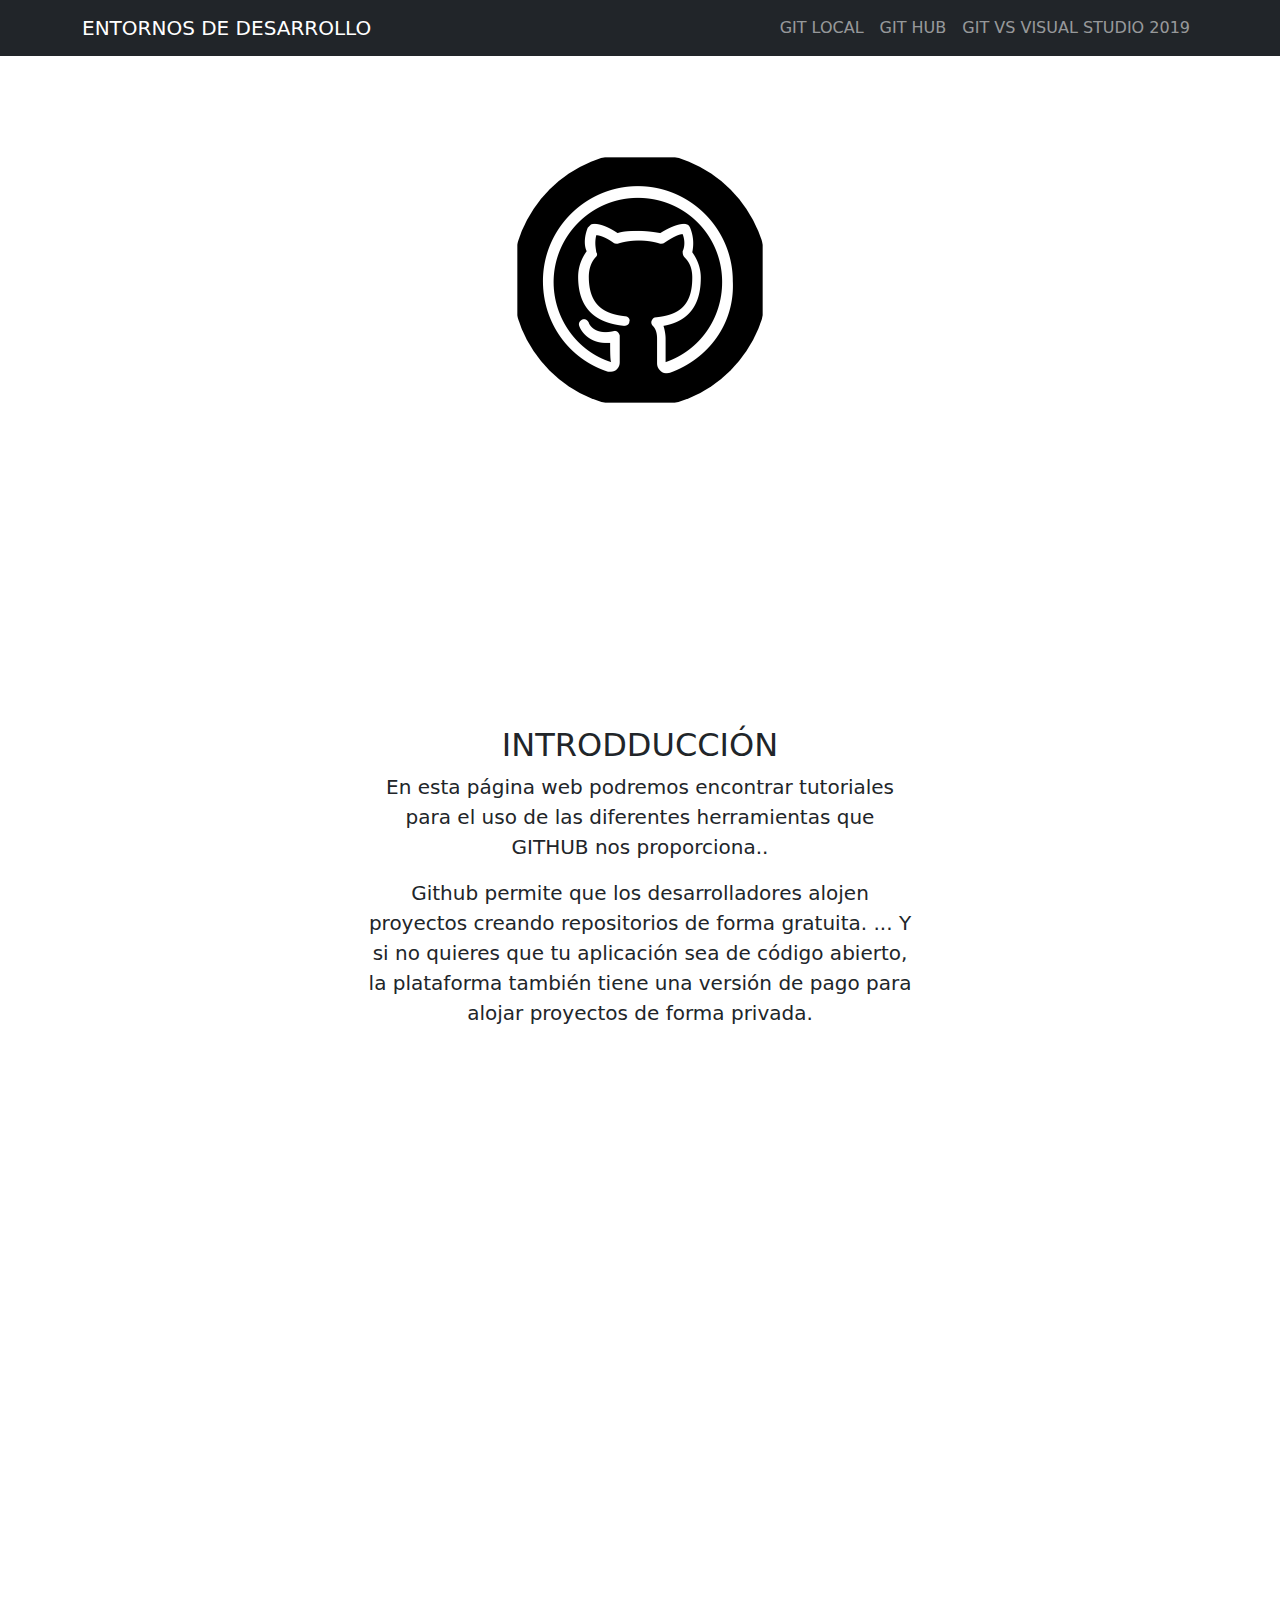
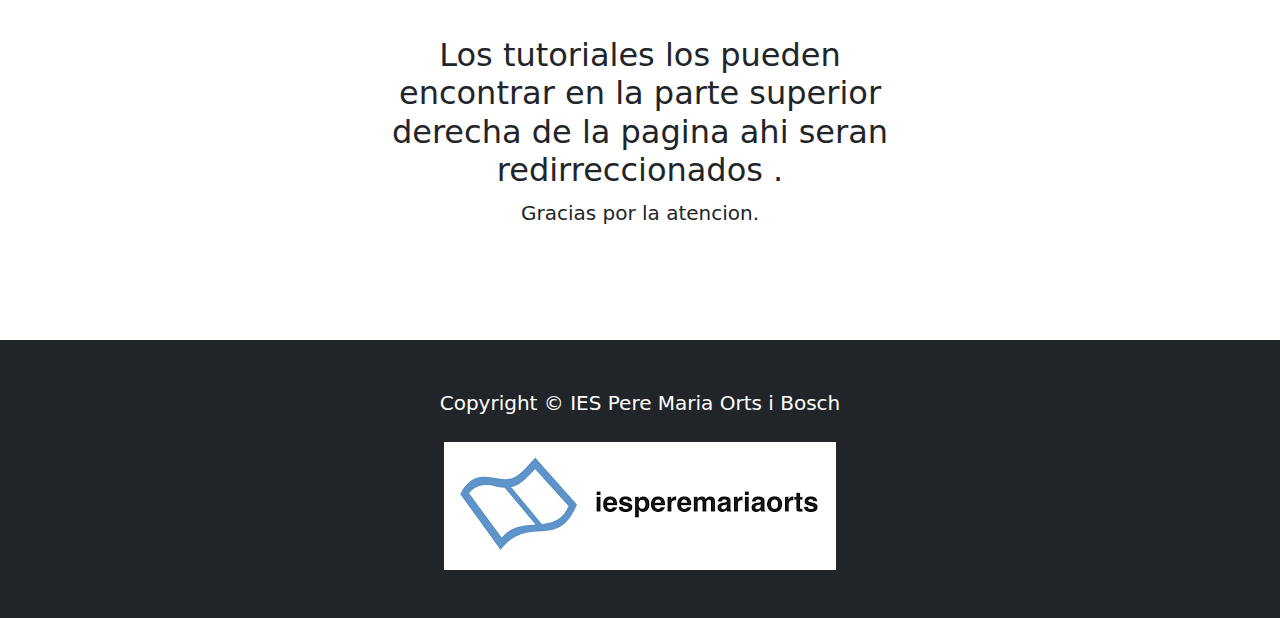
<file: index.html>
<!DOCTYPE html>
<html lang="en">
    <head>
        <meta charset="utf-8" />
        <meta name="viewport" content="width=device-width, initial-scale=1, shrink-to-fit=no" />
        <meta name="description" content="" />
        <meta name="author" content="" />
        <title>Proyecto Final Git - GitHub</title>
        <!-- Favicon-->
        <link rel="icon" type="image/x-icon" href="assets/favicon.ico" />
        <!-- Core theme CSS (includes Bootstrap)-->
        <link href="css/styles.css" rel="stylesheet" />
    </head>
    <body>
        <!-- Responsive navbar-->
        <nav class="navbar navbar-expand-lg navbar-dark bg-dark">
            <div class="container">
                <a class="navbar-brand" href="index.html">ENTORNOS DE DESARROLLO</a>
                <button class="navbar-toggler" type="button" data-bs-toggle="collapse" data-bs-target="#navbarSupportedContent" aria-controls="navbarSupportedContent" aria-expanded="false" aria-label="Toggle navigation"><span class="navbar-toggler-icon"></span></button>
                <div class="collapse navbar-collapse" id="navbarSupportedContent">
                    <ul class="navbar-nav ms-auto mb-2 mb-lg-0">
                        <li class="nav-item"><a class="nav-link" aria-current="page" href="gitLocal.html">GIT LOCAL</a></li>
                        <li class="nav-item"><a class="nav-link" href="gitHub.html">GIT HUB</a></li>
                        <li class="nav-item"><a class="nav-link" href="gitVsVisual.html">GIT VS VISUAL STUDIO 2019</a></li>
                    </ul>
                </div>
            </div>
        </nav>
        <!-- Header - set the background image for the header in the line below-->
        <header class="py-5 bg-image-full" style="background-image: url('https://source.unsplash.com/wfh8dDlNFOk/1600x900')">
            <div class="text-center my-5">
                <img class="img-fluid rounded-circle mb-4" src="assets/PortadaGitHub.png" alt="..." />
                <h1 class="text-white fs-3 fw-bolder">PROYECTO FINAL GIT Y GITHUB </h1>
                <p class="text-white-50 mb-0">LEOBARDO SALVADOR RÍOS SUÁREZ 
                <br>
                ALBERTO PATÓN PARDO    
                </p>
            </div>
        </header>
        <!-- Content section-->
        <section class="py-5">
            <div class="container my-5">
                <div class="row justify-content-center">
                    <div class="col-lg-6">
                        <h2>INTRODDUCCIÓN</h2>
                        <p class="lead">En esta página web podremos encontrar tutoriales para el uso de las diferentes herramientas que GITHUB nos proporciona..</p>
                        <p class="mb-0">Github permite que los desarrolladores alojen proyectos creando repositorios de forma gratuita. ... Y si no quieres que tu aplicación sea de código abierto, la plataforma también tiene una versión de pago para alojar proyectos de forma privada.</p>
                    </div>
                </div>
            </div>
        </section>
        <!-- Image element - set the background image for the header in the line below-->
        <div class="py-5 bg-image-full" style="background-image: url('https://source.unsplash.com/4ulffa6qoKA/1200x800')">
            <!-- Put anything you want here! The spacer below with inline CSS is just for demo purposes!-->
            <div style="height: 20rem"></div>
        </div>
        <!-- Content section-->
        <section class="py-5">
            <div class="container my-5">
                <div class="row justify-content-center">
                    <div class="col-lg-6">
                        <h2>Los tutoriales los pueden encontrar en la parte superior derecha de la pagina ahi seran redirreccionados .</h2>
                        <p class="lead">Gracias por la atencion.</p>
                        <p class="mb-0"></p>
                    </div>
                </div>
            </div>
        </section>
        <!-- Footer-->
        <footer class="py-5 bg-dark">
            <div class="container"><p class="m-0 text-center text-white">Copyright &copy; IES Pere Maria Orts i Bosch</p></div>
            <br>
        <center>   <img class="imgIESPERE" src="assets/descarga.png" alt="..." /></center> 
        </footer>
        <!-- Bootstrap core JS-->
        <script src="https://cdn.jsdelivr.net/npm/bootstrap@5.0.1/dist/js/bootstrap.bundle.min.js"></script>
        <!-- Core theme JS-->
        <script src="js/scripts.js"></script>
    </body>
</html>
</file>
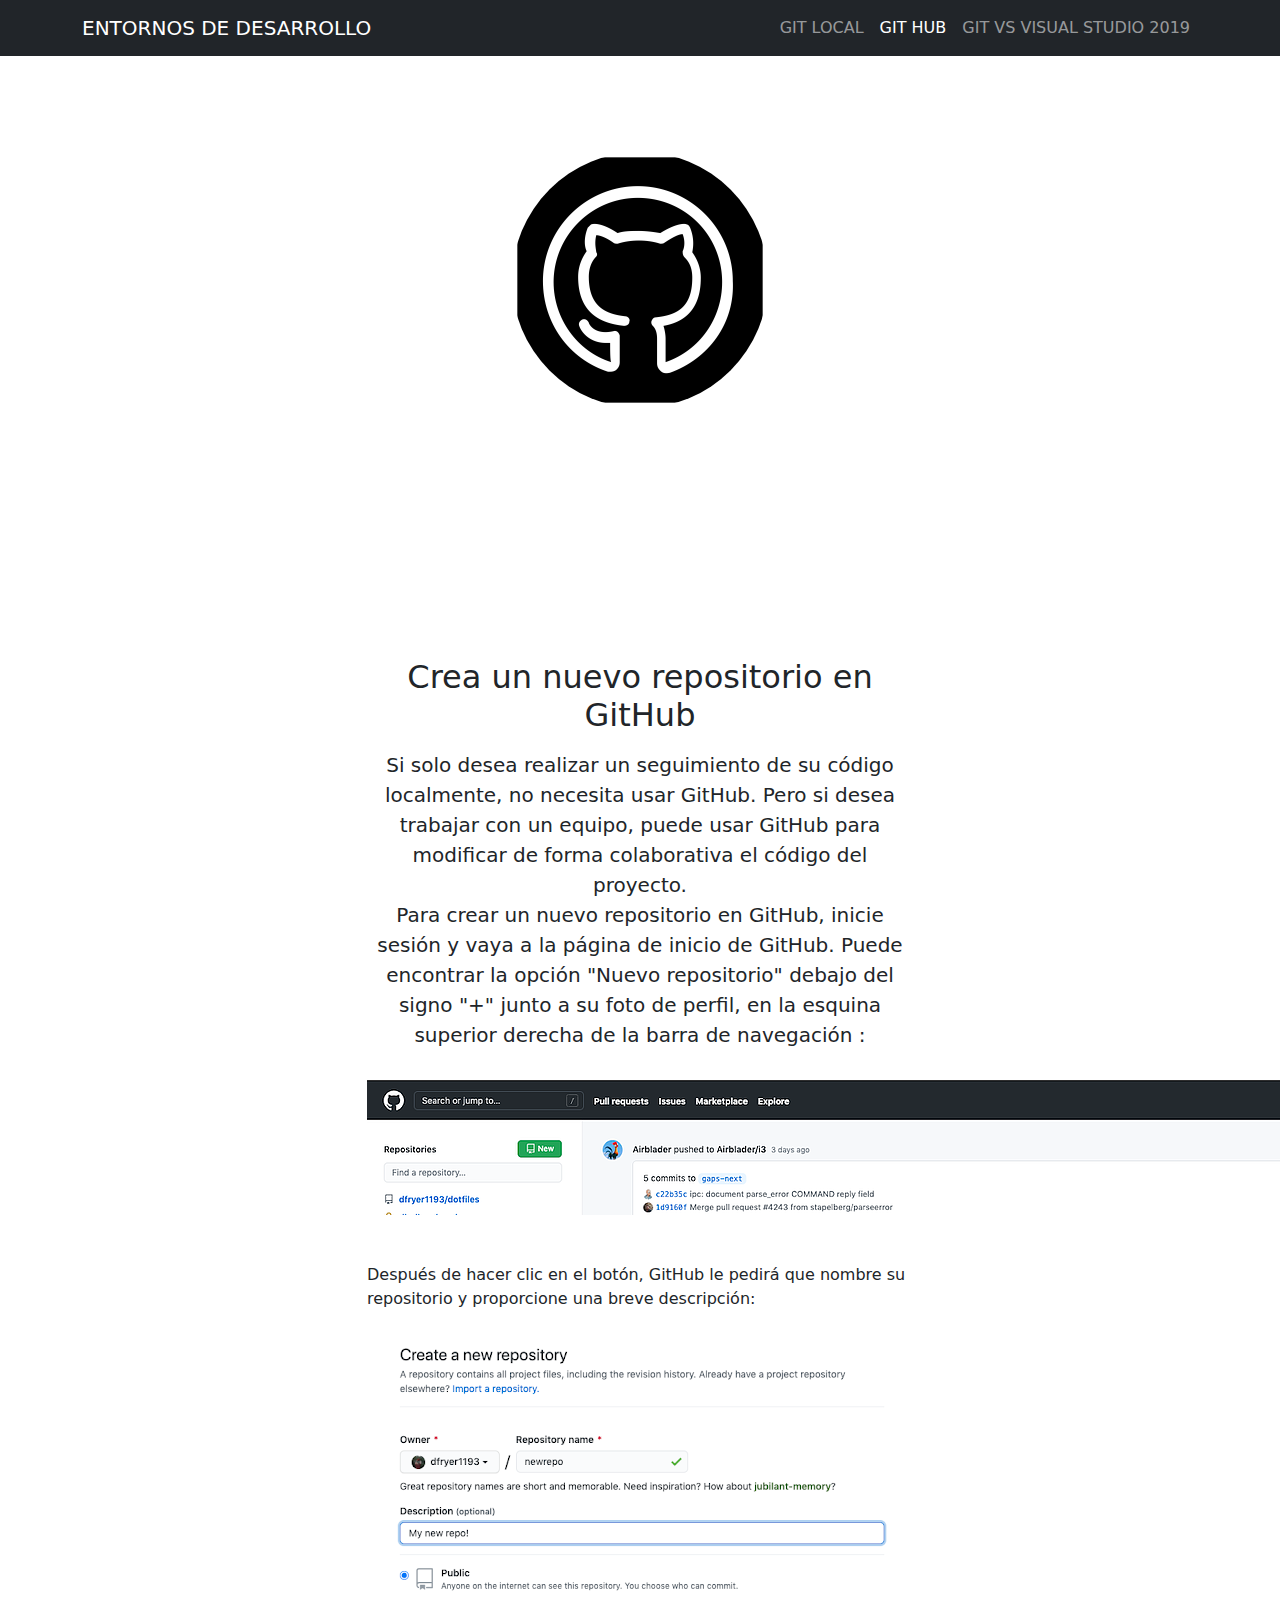
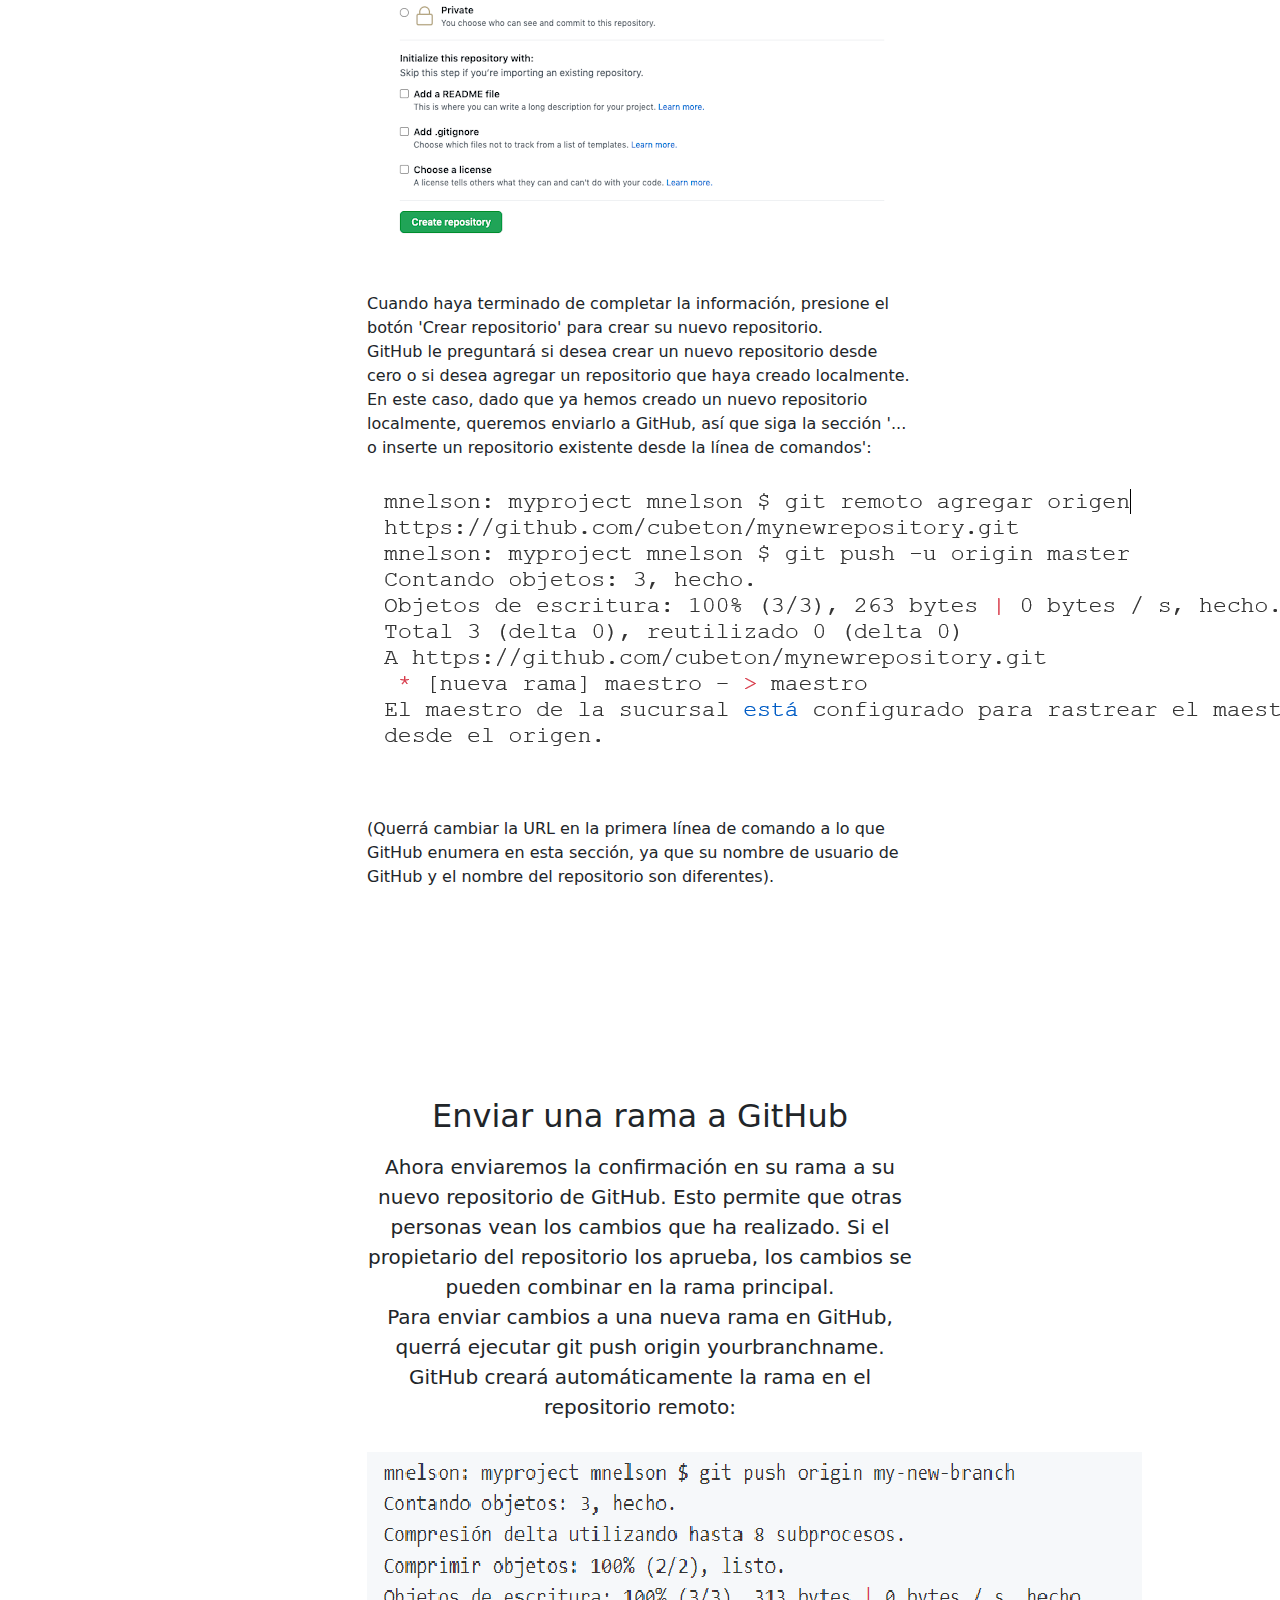
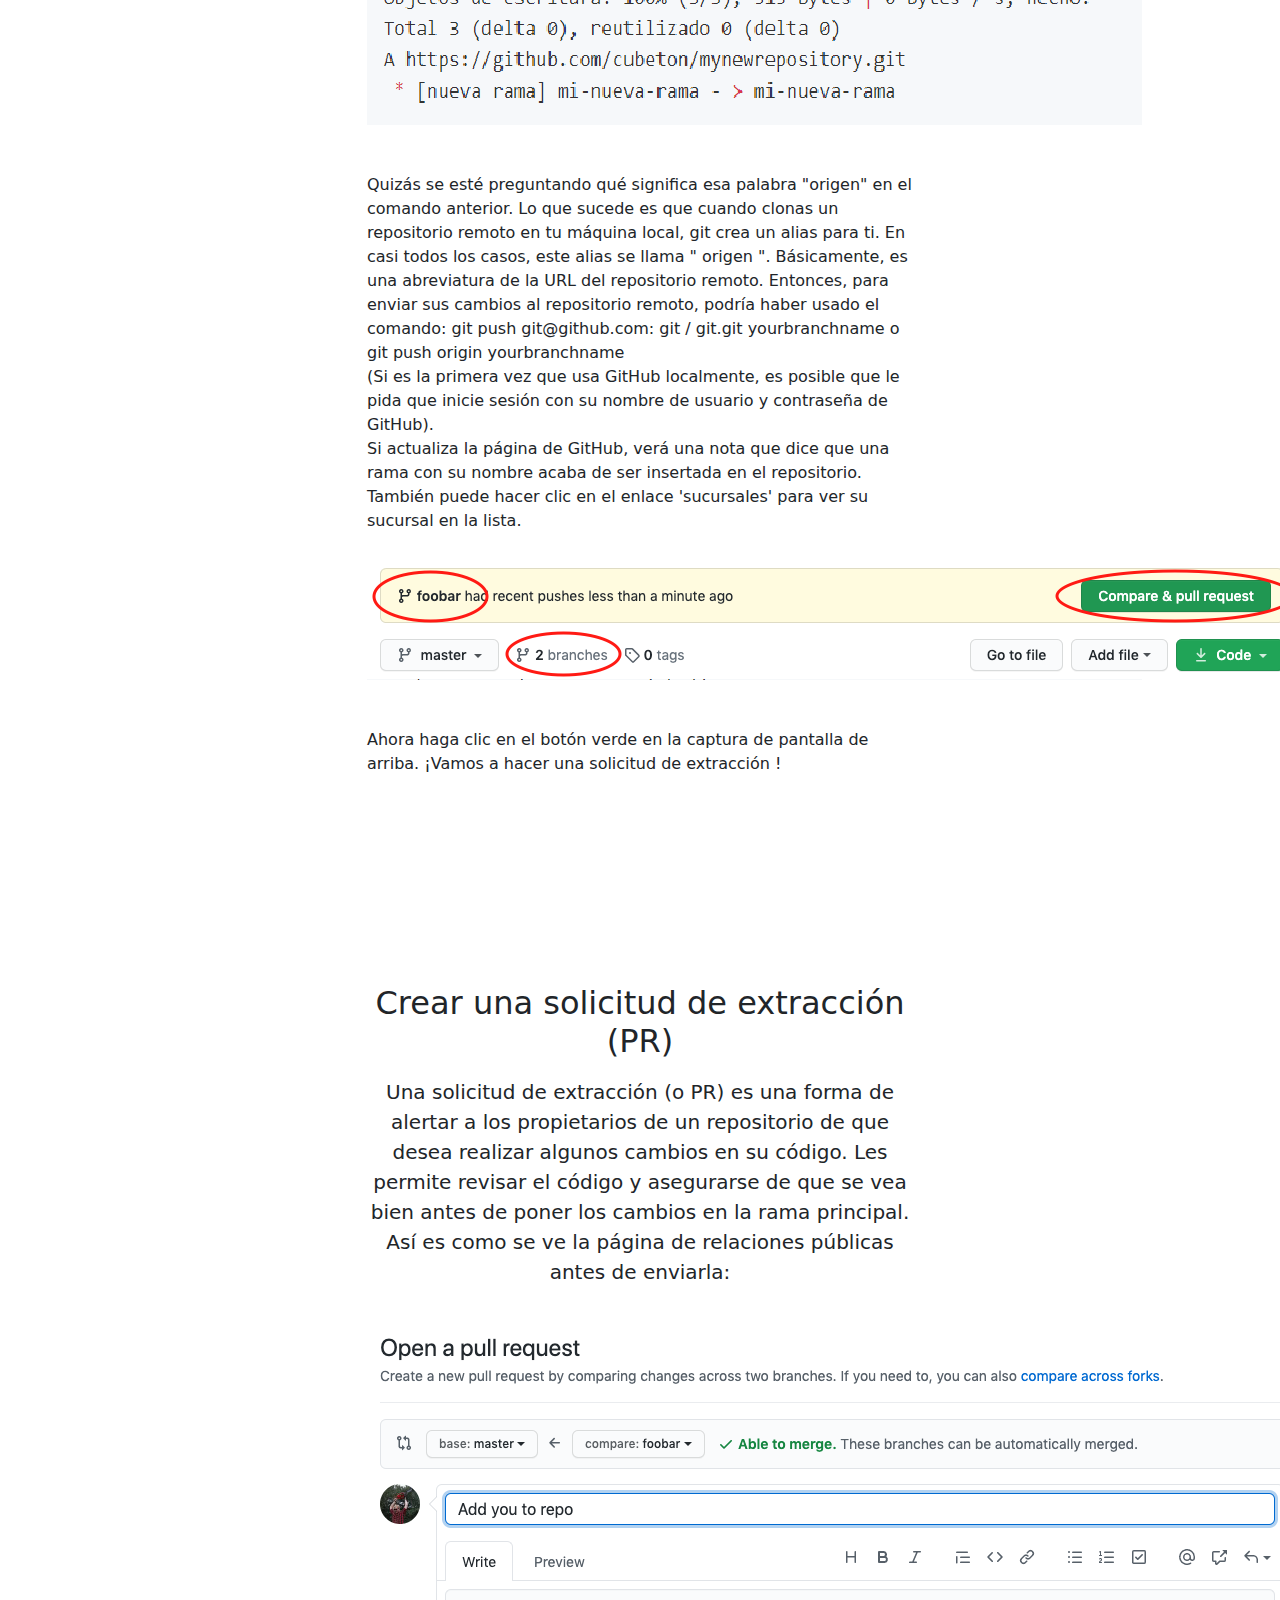
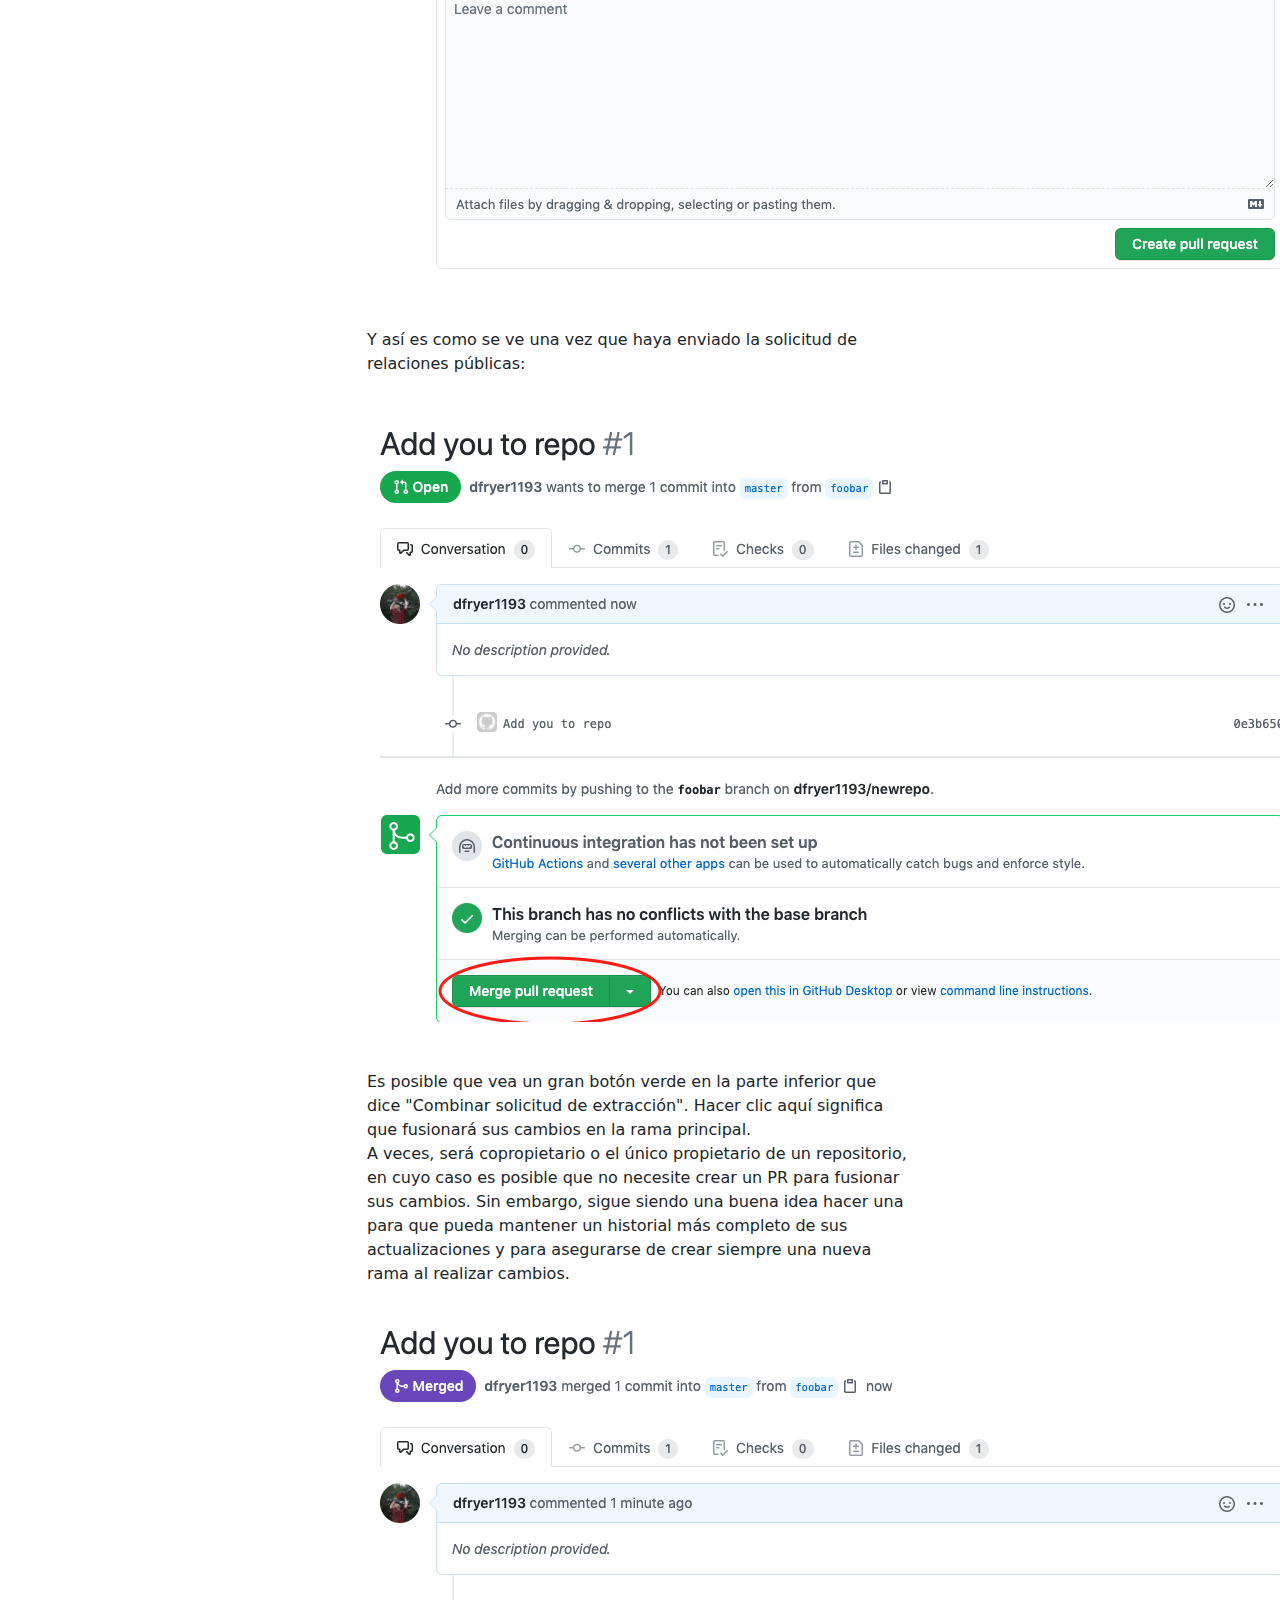
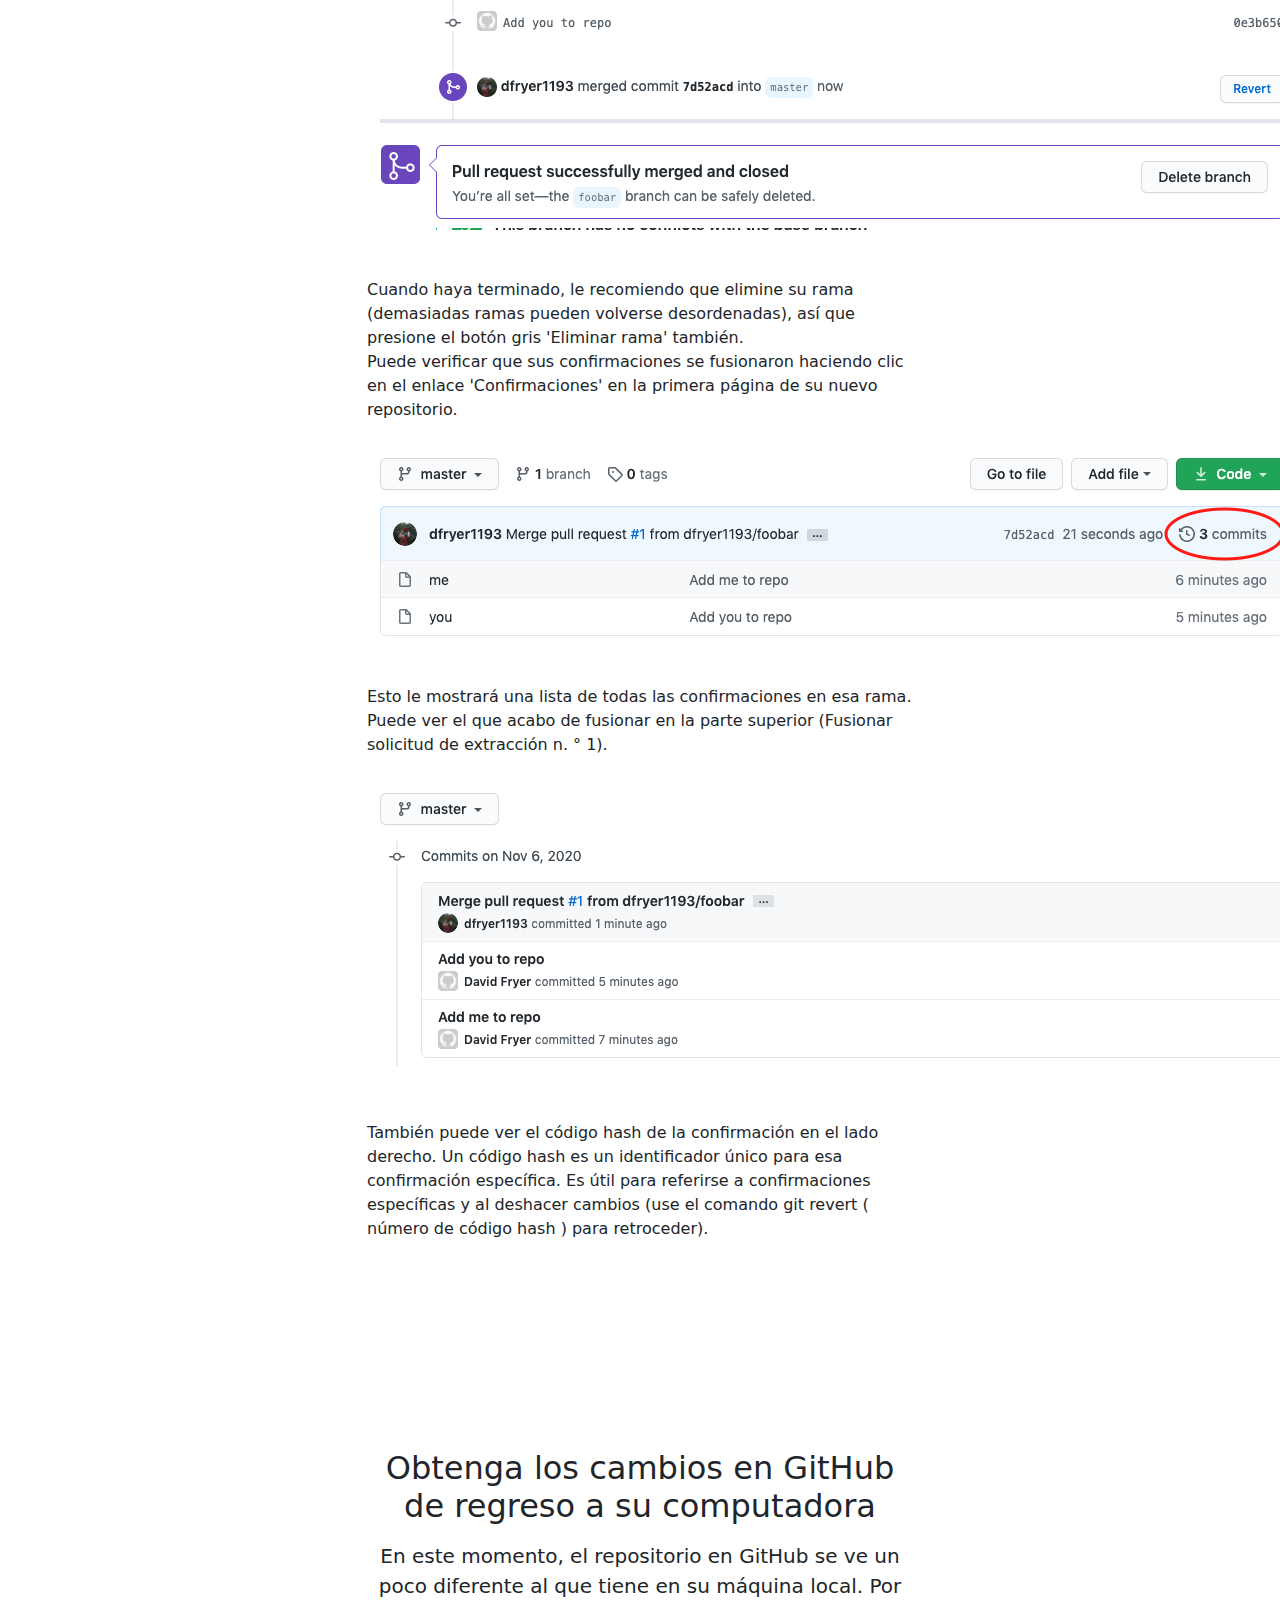
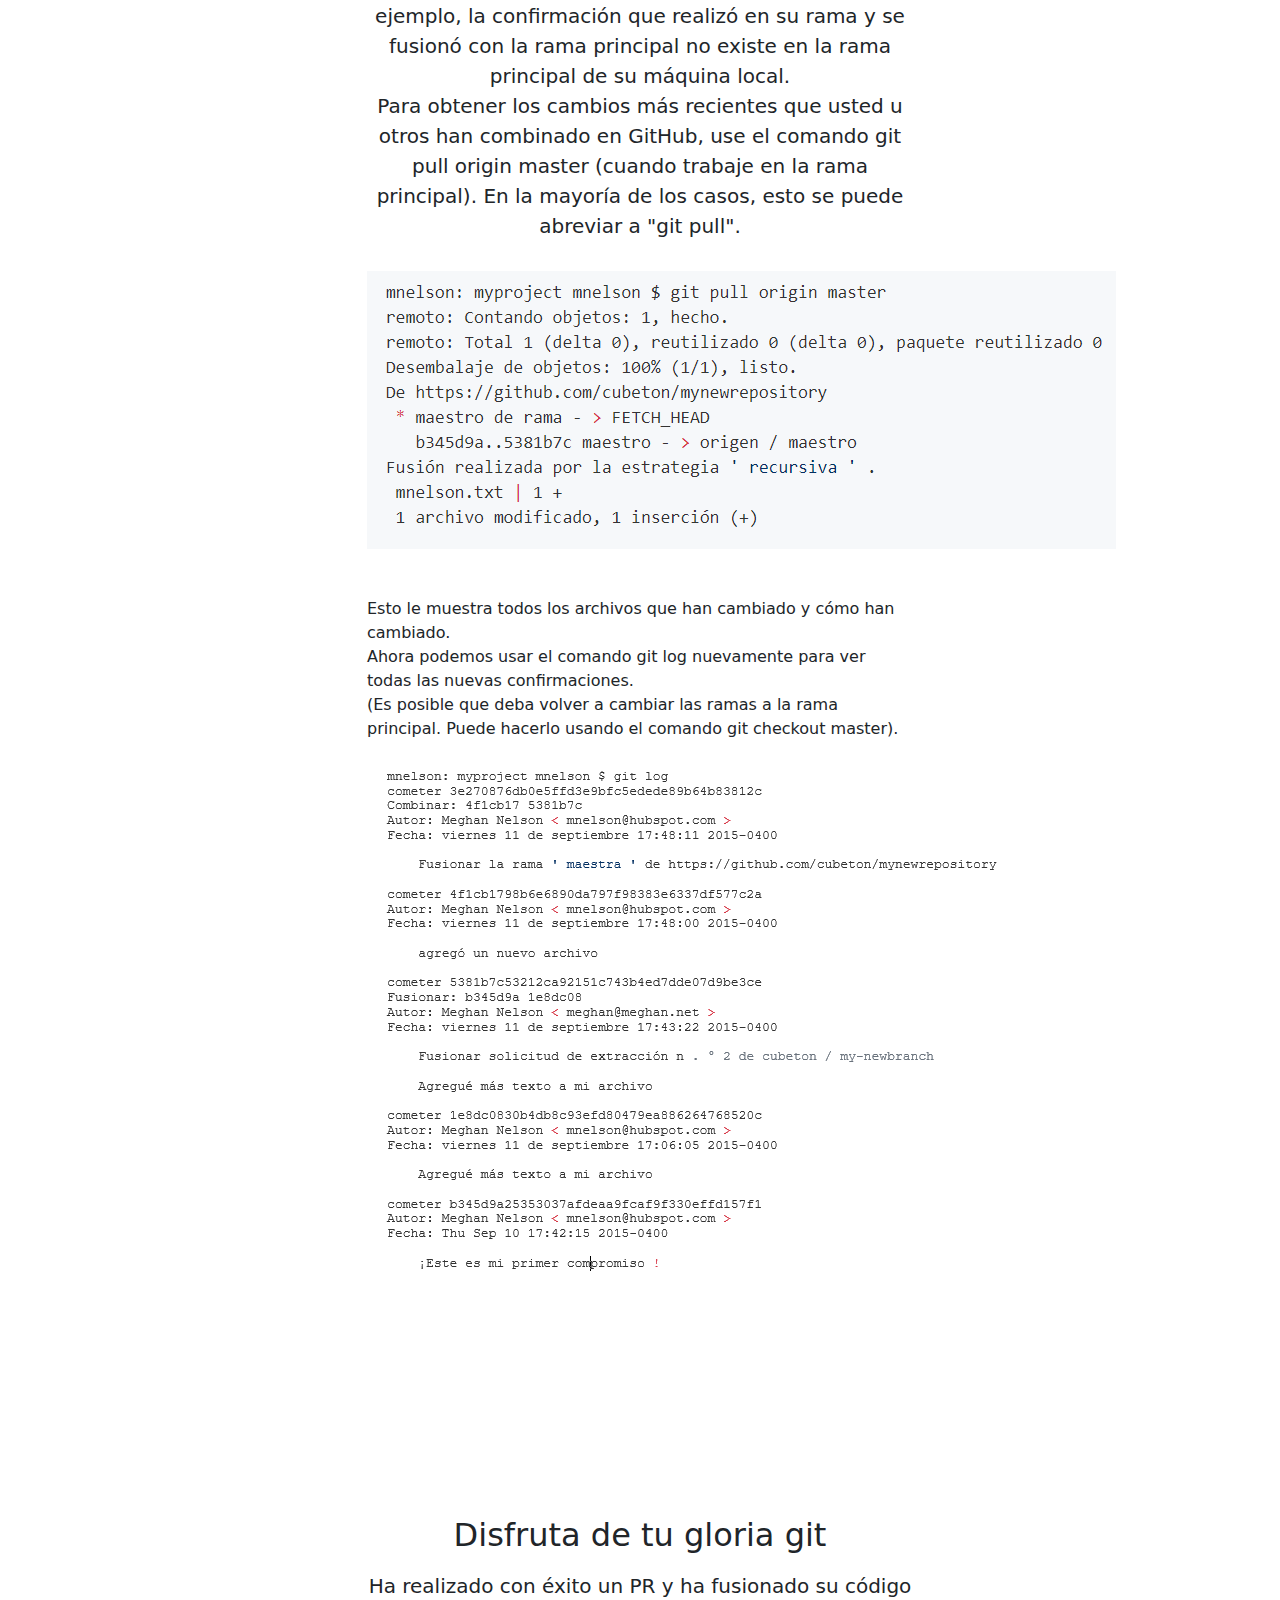
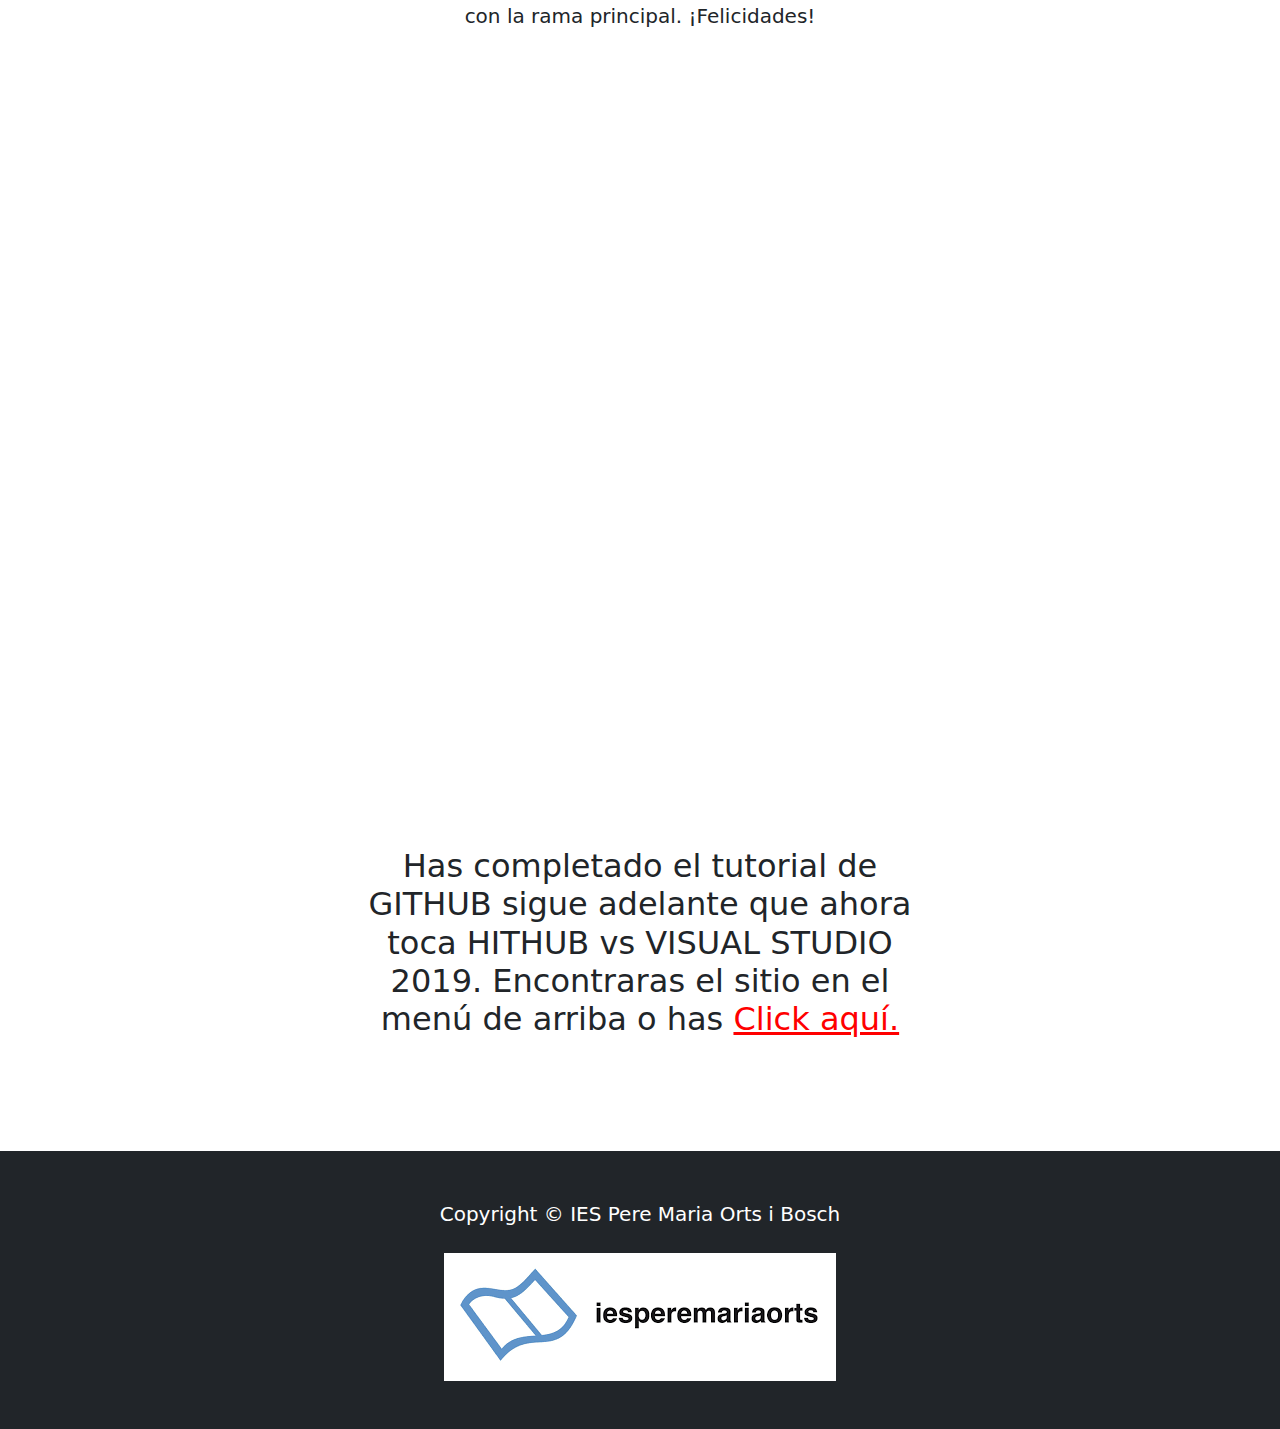
<file: gitHub.html>
<!DOCTYPE html>
<html lang="en">
    <head>
        <meta charset="utf-8" />
        <meta name="viewport" content="width=device-width, initial-scale=1, shrink-to-fit=no" />
        <meta name="description" content="" />
        <meta name="author" content="" />
        <title>Proyecto Final Git - GitHub</title>
        <!-- Favicon-->
        <link rel="icon" type="image/x-icon" href="assets/favicon.ico" />
        <!-- Core theme CSS (includes Bootstrap)-->
        <link href="css/styles.css" rel="stylesheet" />
    </head>
    <body>
        <!-- Responsive navbar-->
        <nav class="navbar navbar-expand-lg navbar-dark bg-dark">
            <div class="container">
                <a class="navbar-brand" href="index.html">ENTORNOS DE DESARROLLO</a>
                <button class="navbar-toggler" type="button" data-bs-toggle="collapse" data-bs-target="#navbarSupportedContent" aria-controls="navbarSupportedContent" aria-expanded="false" aria-label="Toggle navigation"><span class="navbar-toggler-icon"></span></button>
                <div class="collapse navbar-collapse" id="navbarSupportedContent">
                    <ul class="navbar-nav ms-auto mb-2 mb-lg-0">
                        <li class="nav-item"><a class="nav-link" aria-current="page" href="gitLocal.html">GIT LOCAL</a></li>
                        <li class="nav-item"><a class="nav-link active" href="gitHub.html">GIT HUB</a></li>
                        <li class="nav-item"><a class="nav-link" href="gitVsVisual.html">GIT VS VISUAL STUDIO 2019</a></li>
                    </ul>
                </div>
            </div>
        </nav>
        <!-- Header - set the background image for the header in the line below-->
        <header class="py-5 bg-image-full" style="background-image: url('https://source.unsplash.com/wfh8dDlNFOk/1600x900')">
            <div class="text-center my-5">
                <img class="img-fluid rounded-circle mb-4" src="assets/PortadaGitHub.png" alt="..." />
                <h1 class="text-white fs-3 fw-bolder">TUTORIAL GIT HUB </h1>
              
            </div>
        </header>
        <!-- Content section-->
        <section class="py-5">
            <div class="container my-5">
                <div class="row justify-content-center">
                    <div class="col-lg-6">
                        <h2>Crea un nuevo repositorio en GitHub</h2>
                        <p class="lead"></p>
                        <p class="mb-0">Si solo desea realizar un seguimiento de su código localmente, no necesita usar GitHub. Pero si desea trabajar con un equipo, puede usar GitHub para modificar de forma colaborativa el código del proyecto.
                        <br>
                        Para crear un nuevo repositorio en GitHub, inicie sesión y vaya a la página de inicio de GitHub. Puede encontrar la opción "Nuevo repositorio" debajo del signo "+" junto a su foto de perfil, en la esquina superior derecha de la barra de navegación :
                        <br>  
                        <br>    
                        <center>   <img class="imgIESPERE" src="assets/24.png" alt="..." /></center>   
                        <br>
                        <br>   
                        Después de hacer clic en el botón, GitHub le pedirá que nombre su repositorio y proporcione una breve descripción:    
                        <br>  
                        <br>    
                        <center>   <img class="imgIESPERE" src="assets/25.png" alt="..." /></center>   
                        <br>
                        <br>     
                        Cuando haya terminado de completar la información, presione el botón 'Crear repositorio' para crear su nuevo repositorio.
                        <br>
                        GitHub le preguntará si desea crear un nuevo repositorio desde cero o si desea agregar un repositorio que haya creado localmente. En este caso, dado que ya hemos creado un nuevo repositorio localmente, queremos enviarlo a GitHub, así que siga la sección '... o inserte un repositorio existente desde la línea de comandos': <br>  
                        <br>    
                        <center>   <img class="imgIESPERE" src="assets/26.png" alt="..." /></center>   
                        <br>
                        <br>     
                        (Querrá cambiar la URL en la primera línea de comando a lo que GitHub enumera en esta sección, ya que su nombre de usuario de GitHub y el nombre del repositorio son diferentes).    
                        </p>
                    </div>
                </div>
            </div>
        </section>
        <section class="py-5">
            <div class="container my-5">
                <div class="row justify-content-center">
                    <div class="col-lg-6">
                        <h2>Enviar una rama a GitHub</h2>
                        <p class="lead"></p>
                        <p class="mb-0">Ahora enviaremos la confirmación en su rama a su nuevo repositorio de GitHub. Esto permite que otras personas vean los cambios que ha realizado. Si el propietario del repositorio los aprueba, los cambios se pueden combinar en la rama principal.
                        <br> 
                        Para enviar cambios a una nueva rama en GitHub, querrá ejecutar git push origin yourbranchname. GitHub creará automáticamente la rama en el repositorio remoto:
                        <br>  
                        <br>    
                        <center>   <img class="imgIESPERE" src="assets/27.png" alt="..." /></center>   
                        <br>
                        <br>
                        Quizás se esté preguntando qué significa esa palabra "origen" en el comando anterior. Lo que sucede es que cuando clonas un repositorio remoto en tu máquina local, git crea un alias para ti. En casi todos los casos, este alias se llama " origen ". Básicamente, es una abreviatura de la URL del repositorio remoto. Entonces, para enviar sus cambios al repositorio remoto, podría haber usado el comando: git push git@github.com: git / git.git yourbranchname o git push origin yourbranchname
                        <br> 
                        (Si es la primera vez que usa GitHub localmente, es posible que le pida que inicie sesión con su nombre de usuario y contraseña de GitHub).
                        <br> 
                        Si actualiza la página de GitHub, verá una nota que dice que una rama con su nombre acaba de ser insertada en el repositorio. También puede hacer clic en el enlace 'sucursales' para ver su sucursal en la lista.    
                        <br>  
                        <br>    
                        <center>   <img class="imgIESPERE" src="assets/28.png" alt="..." /></center>   
                        <br>
                        <br>    
                        Ahora haga clic en el botón verde en la captura de pantalla de arriba. ¡Vamos a hacer una solicitud de extracción !    
                        </p>
                    </div>
                </div>
            </div>
        </section>
        <section class="py-5">
            <div class="container my-5">
                <div class="row justify-content-center">
                    <div class="col-lg-6">
                        <h2>Crear una solicitud de extracción (PR)</h2>
                        <p class="lead"></p>
                        <p class="mb-0">Una solicitud de extracción (o PR) es una forma de alertar a los propietarios de un repositorio de que desea realizar algunos cambios en su código. Les permite revisar el código y asegurarse de que se vea bien antes de poner los cambios en la rama principal.
                        <br>
                        Así es como se ve la página de relaciones públicas antes de enviarla:
                        <br>  
                        <br>    
                        <center>   <img class="imgIESPERE" src="assets/29.png" alt="..." /></center>   
                        <br>
                        <br> 
                        Y así es como se ve una vez que haya enviado la solicitud de relaciones públicas:  
                        <br>  
                        <br>    
                        <center>   <img class="imgIESPERE" src="assets/30.png" alt="..." /></center>   
                        <br>
                        <br>
                        Es posible que vea un gran botón verde en la parte inferior que dice "Combinar solicitud de extracción". Hacer clic aquí significa que fusionará sus cambios en la rama principal.
                         <br> 
                        A veces, será copropietario o el único propietario de un repositorio, en cuyo caso es posible que no necesite crear un PR para fusionar sus cambios. Sin embargo, sigue siendo una buena idea hacer una para que pueda mantener un historial más completo de sus actualizaciones y para asegurarse de crear siempre una nueva rama al realizar cambios.  
                         <br>  
                        <br>    
                        <center>   <img class="imgIESPERE" src="assets/31.png" alt="..." /></center>   
                        <br>
                        <br>  
                        Cuando haya terminado, le recomiendo que elimine su rama (demasiadas ramas pueden volverse desordenadas), así que presione el botón gris 'Eliminar rama' también.
                        <br>
                        Puede verificar que sus confirmaciones se fusionaron haciendo clic en el enlace 'Confirmaciones' en la primera página de su nuevo repositorio. 
                        <br>  
                        <br>    
                        <center>   <img class="imgIESPERE" src="assets/32.png" alt="..." /></center>   
                        <br>
                        <br> 
                        Esto le mostrará una lista de todas las confirmaciones en esa rama. Puede ver el que acabo de fusionar en la parte superior (Fusionar solicitud de extracción n. ° 1). 
                        <br>  
                        <br>    
                        <center>   <img class="imgIESPERE" src="assets/33.png" alt="..." /></center>   
                        <br>
                        <br> 
                        También puede ver el código hash de la confirmación en el lado derecho. Un código hash es un identificador único para esa confirmación específica. Es útil para referirse a confirmaciones específicas y al deshacer cambios (use el comando git revert ( número de código hash )  para retroceder).    
                        </p>
                    </div>
                </div>
            </div>
        </section>
        <section class="py-5">
            <div class="container my-5">
                <div class="row justify-content-center">
                    <div class="col-lg-6">
                        <h2>Obtenga los cambios en GitHub de regreso a su computadora</h2>
                        <p class="lead"></p>
                        <p class="mb-0">En este momento, el repositorio en GitHub se ve un poco diferente al que tiene en su máquina local. Por ejemplo, la confirmación que realizó en su rama y se fusionó con la rama principal no existe en la rama principal de su máquina local.
                        <br>
                        Para obtener los cambios más recientes que usted u otros han combinado en GitHub, use el comando git pull origin master (cuando trabaje en la rama principal). En la mayoría de los casos, esto se puede abreviar a "git pull".
                        <br>  
                        <br>    
                        <center>   <img class="imgIESPERE" src="assets/34.png" alt="..." /></center>   
                        <br>
                        <br>
                            Esto le muestra todos los archivos que han cambiado y cómo han cambiado.
                        <br>
                        Ahora podemos usar el comando git log nuevamente para ver todas las nuevas confirmaciones.
                        <br>
                        (Es posible que deba volver a cambiar las ramas a la rama principal. Puede hacerlo usando el comando git checkout master).
                         <br>  
                        <br>    
                        <center>   <img class="imgIESPERE" src="assets/35.png" alt="..." /></center>   
                        <br>    
                        </p>
                    </div>
                </div>
            </div>
        </section>
        <section class="py-5">
            <div class="container my-5">
                <div class="row justify-content-center">
                    <div class="col-lg-6">
                        <h2>Disfruta de tu gloria git</h2>
                        <p class="lead"></p>
                        <p class="mb-0">Ha realizado con éxito un PR y ha fusionado su código con la rama principal. ¡Felicidades!</p>
                    </div>
                </div>
            </div>
        </section>
        <section class="py-5">
            <div class="container my-5">
                <div class="row justify-content-center">
                    <div class="col-lg-6">
                        <h2></h2>
                        <p class="lead"></p>
                        <p class="mb-0">
                        </p>
                    </div>
                </div>
            </div>
        </section>
        <!-- Image element - set the background image for the header in the line below-->
        <div class="py-5 bg-image-full" style="background-image: url('https://source.unsplash.com/4ulffa6qoKA/1200x800')">
            <!-- Put anything you want here! The spacer below with inline CSS is just for demo purposes!-->
            <div style="height: 20rem"></div>
        </div>
        <!-- Content section-->
        <section class="py-5">
            <div class="container my-5">
                <div class="row justify-content-center">
                    <div class="col-lg-6">
                        <h2>Has completado el tutorial de GITHUB sigue adelante que ahora toca HITHUB vs VISUAL STUDIO 2019. Encontraras el sitio en el menú de arriba o has <a href="gitVsVisual.html" style="color: red">Click aquí.</a></h2>
                        <p class="lead"></p>
                        <p class="mb-0"></p>
                    </div>
                </div>
            </div>
        </section>
        <!-- Footer-->
        <footer class="py-5 bg-dark">
            <div class="container"><p class="m-0 text-center text-white">Copyright &copy; IES Pere Maria Orts i Bosch</p></div>
            <br>
        <center>   <img class="imgIESPERE" src="assets/descarga.png" alt="..." /></center> 
        </footer>
        <!-- Bootstrap core JS-->
        <script src="https://cdn.jsdelivr.net/npm/bootstrap@5.0.1/dist/js/bootstrap.bundle.min.js"></script>
        <!-- Core theme JS-->
        <script src="js/scripts.js"></script>
    </body>
</html>
</file>
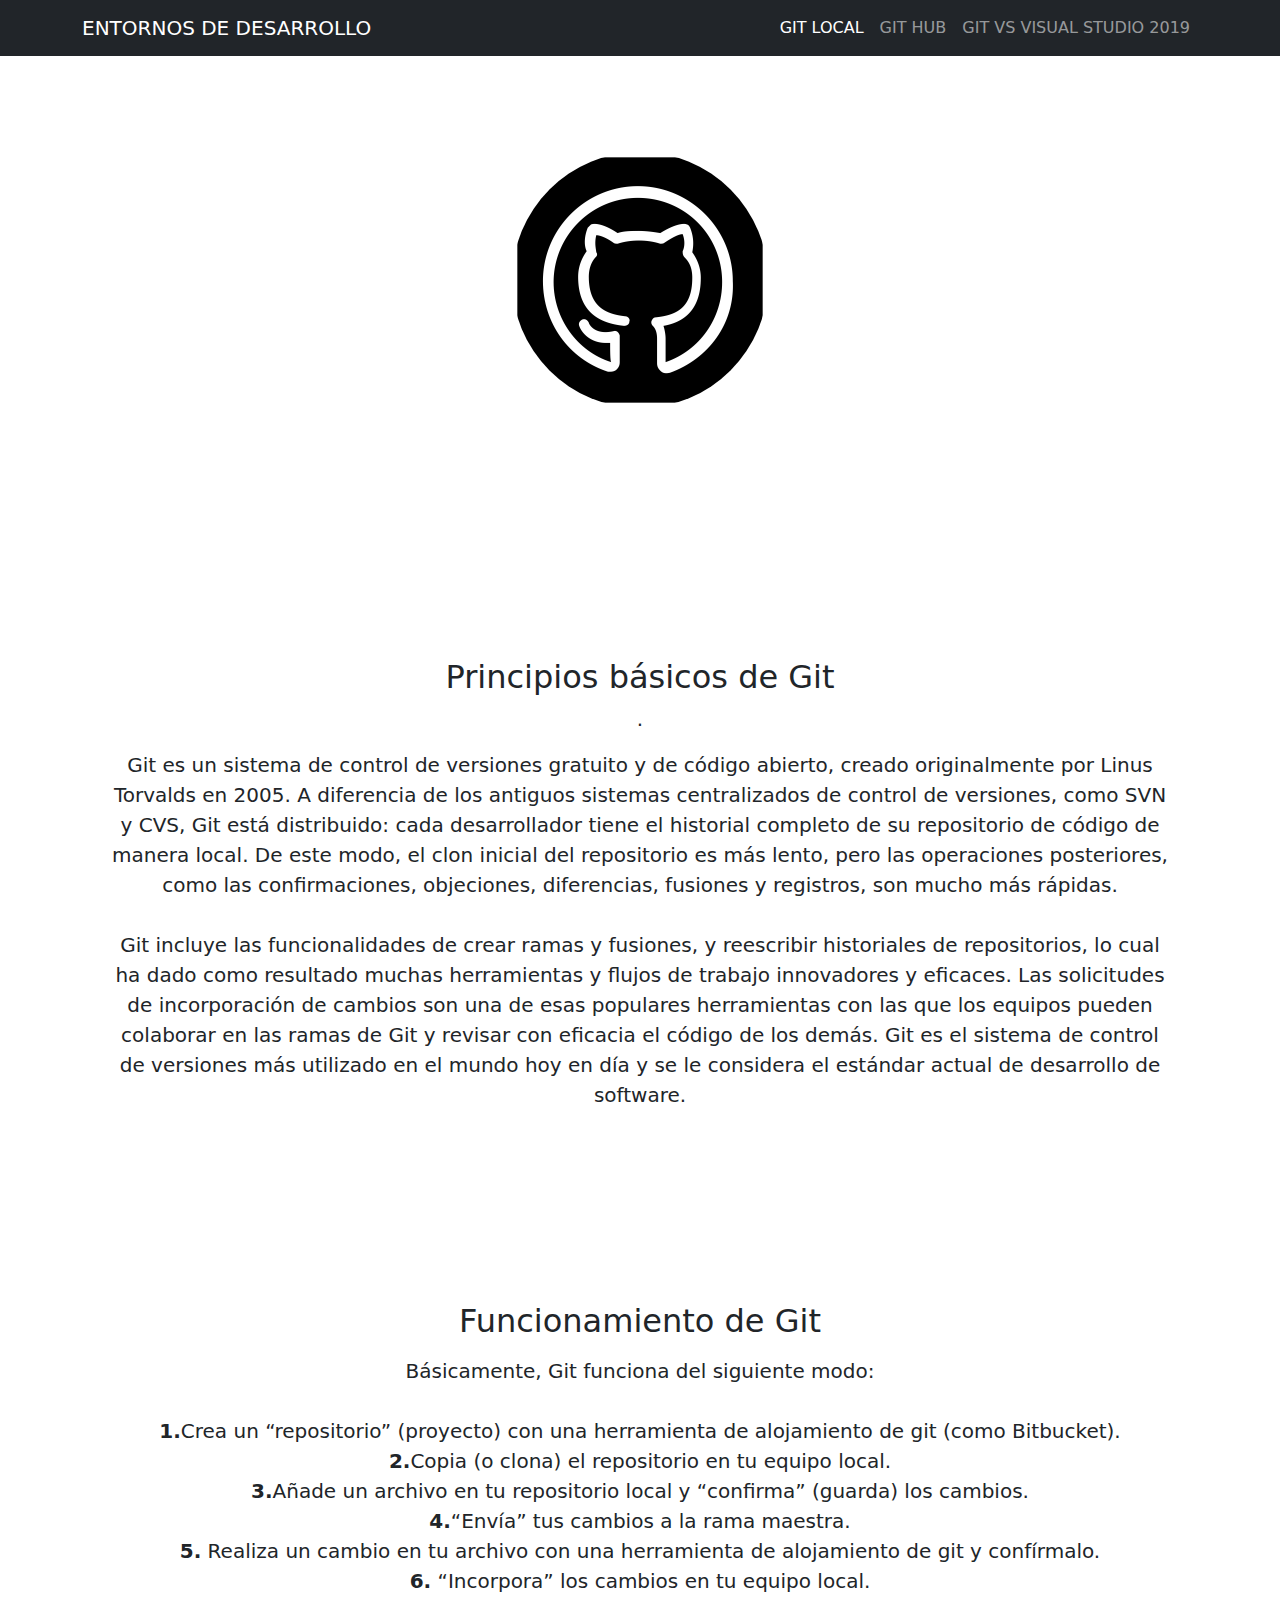
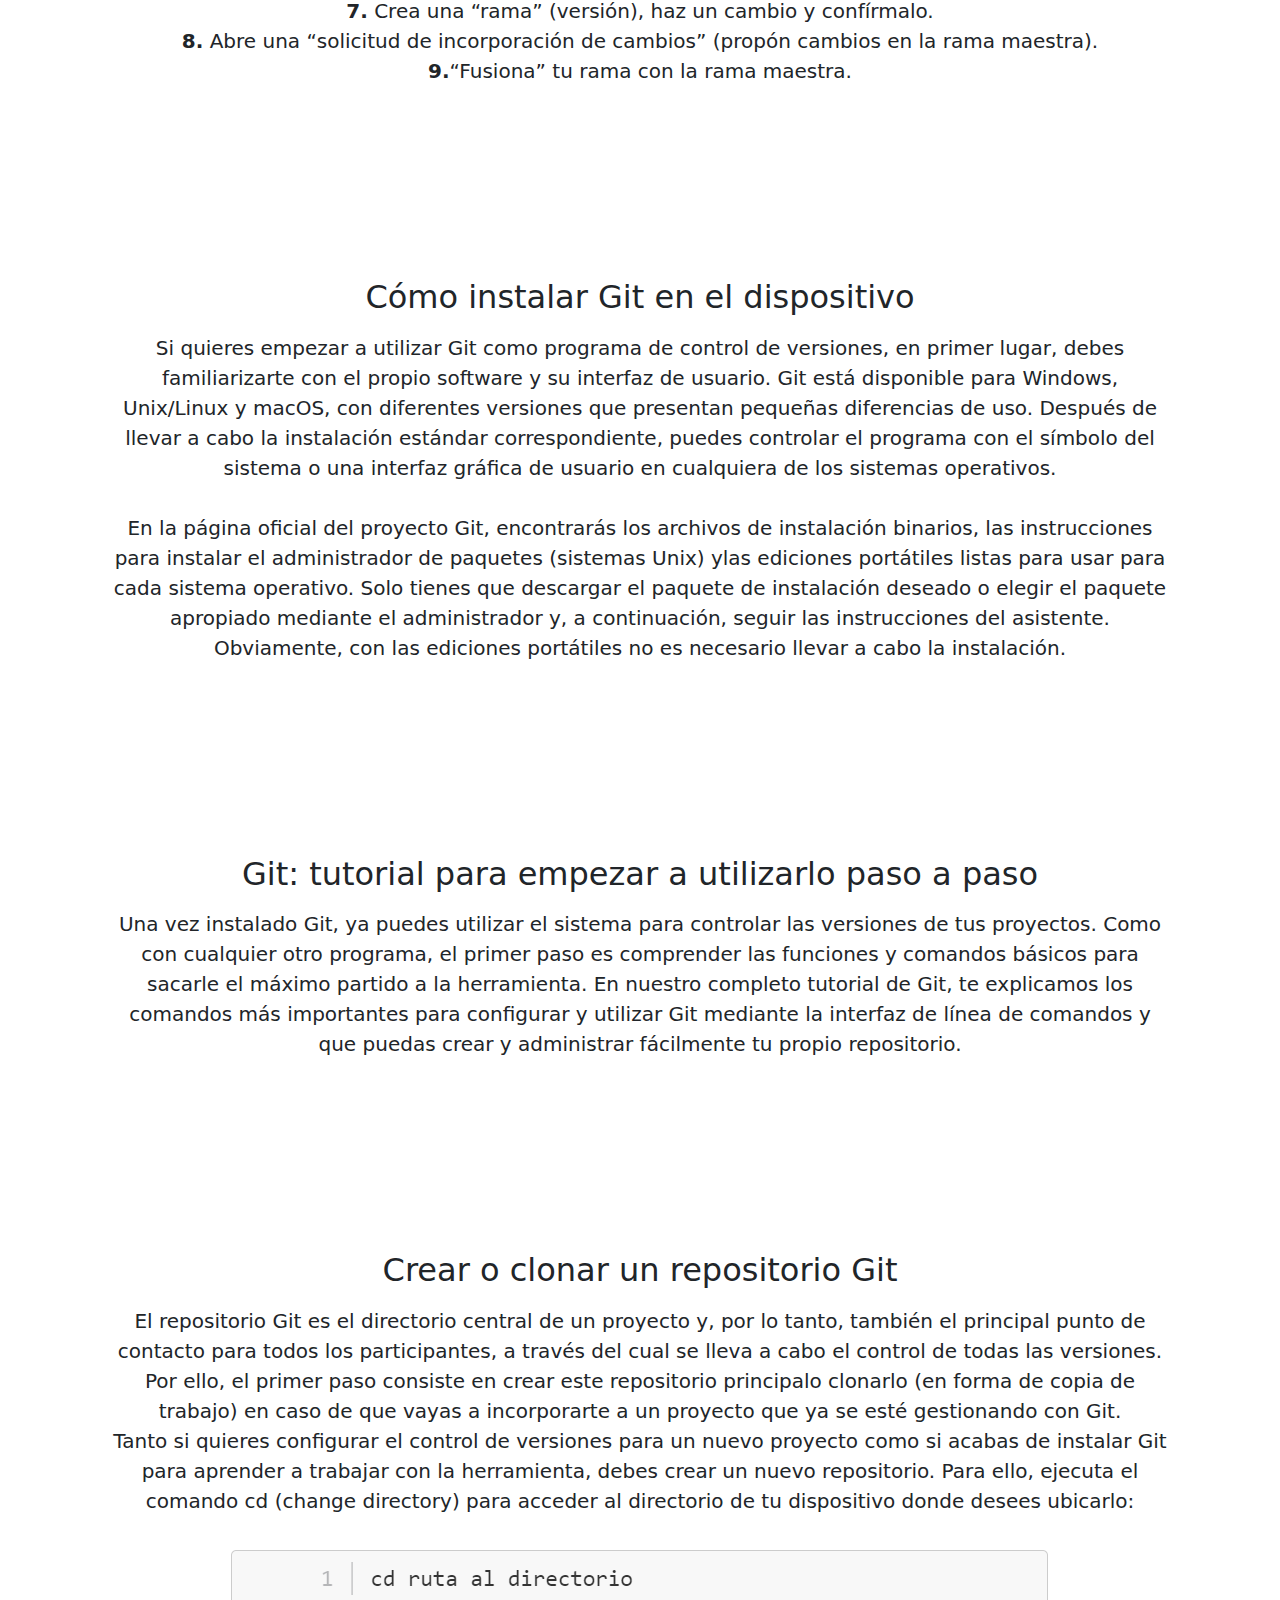
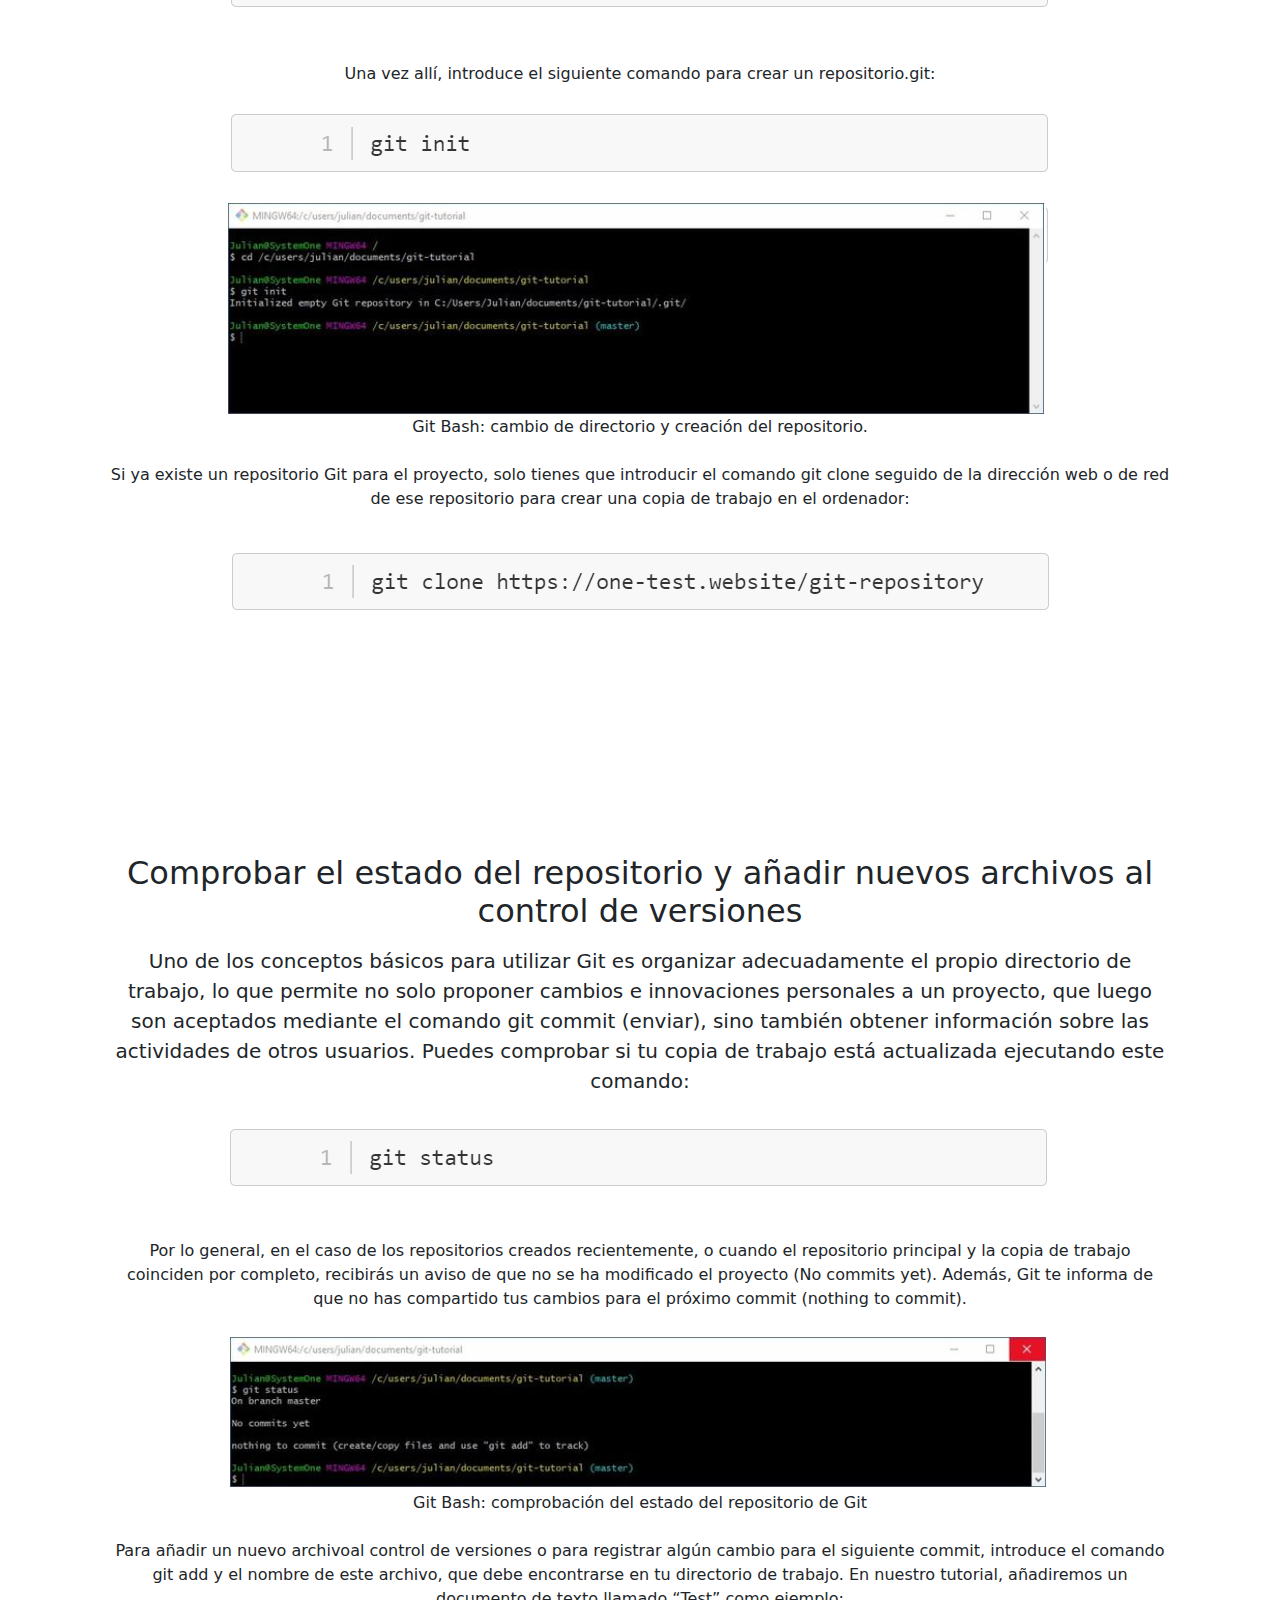
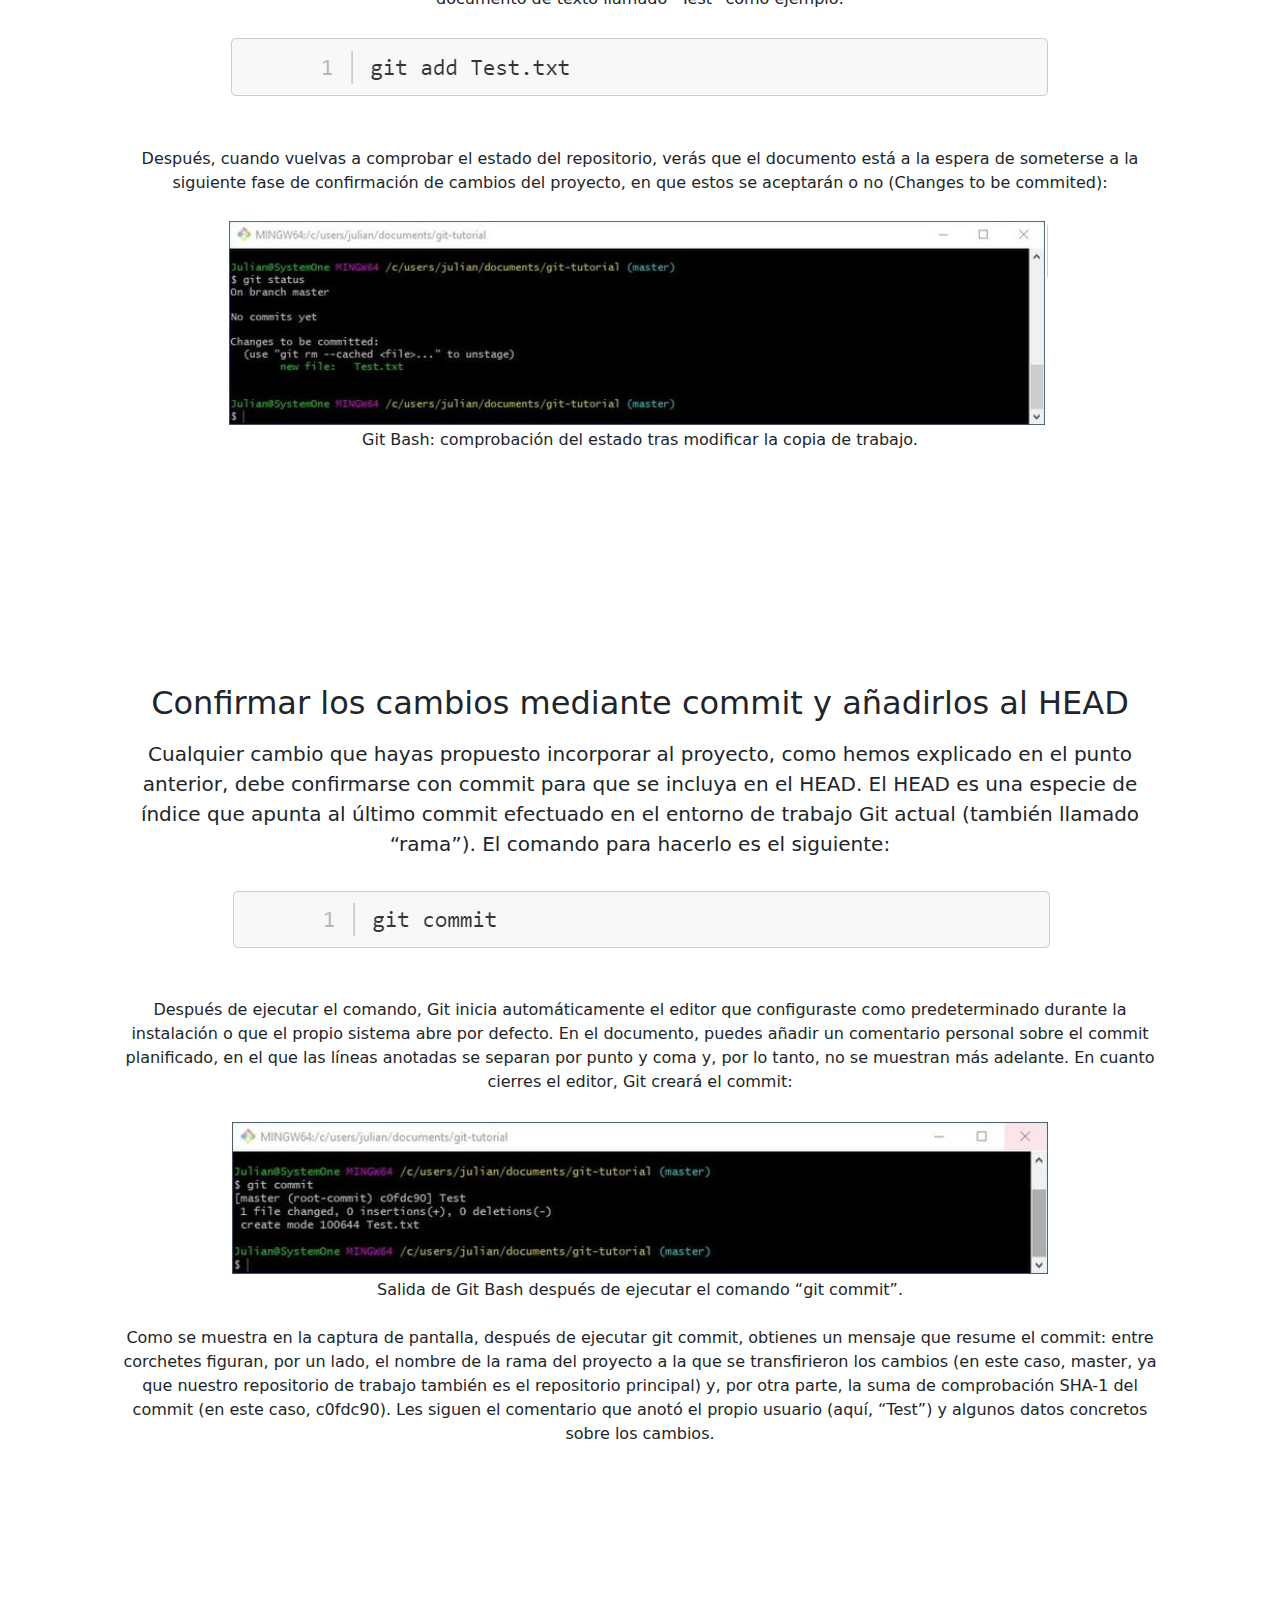
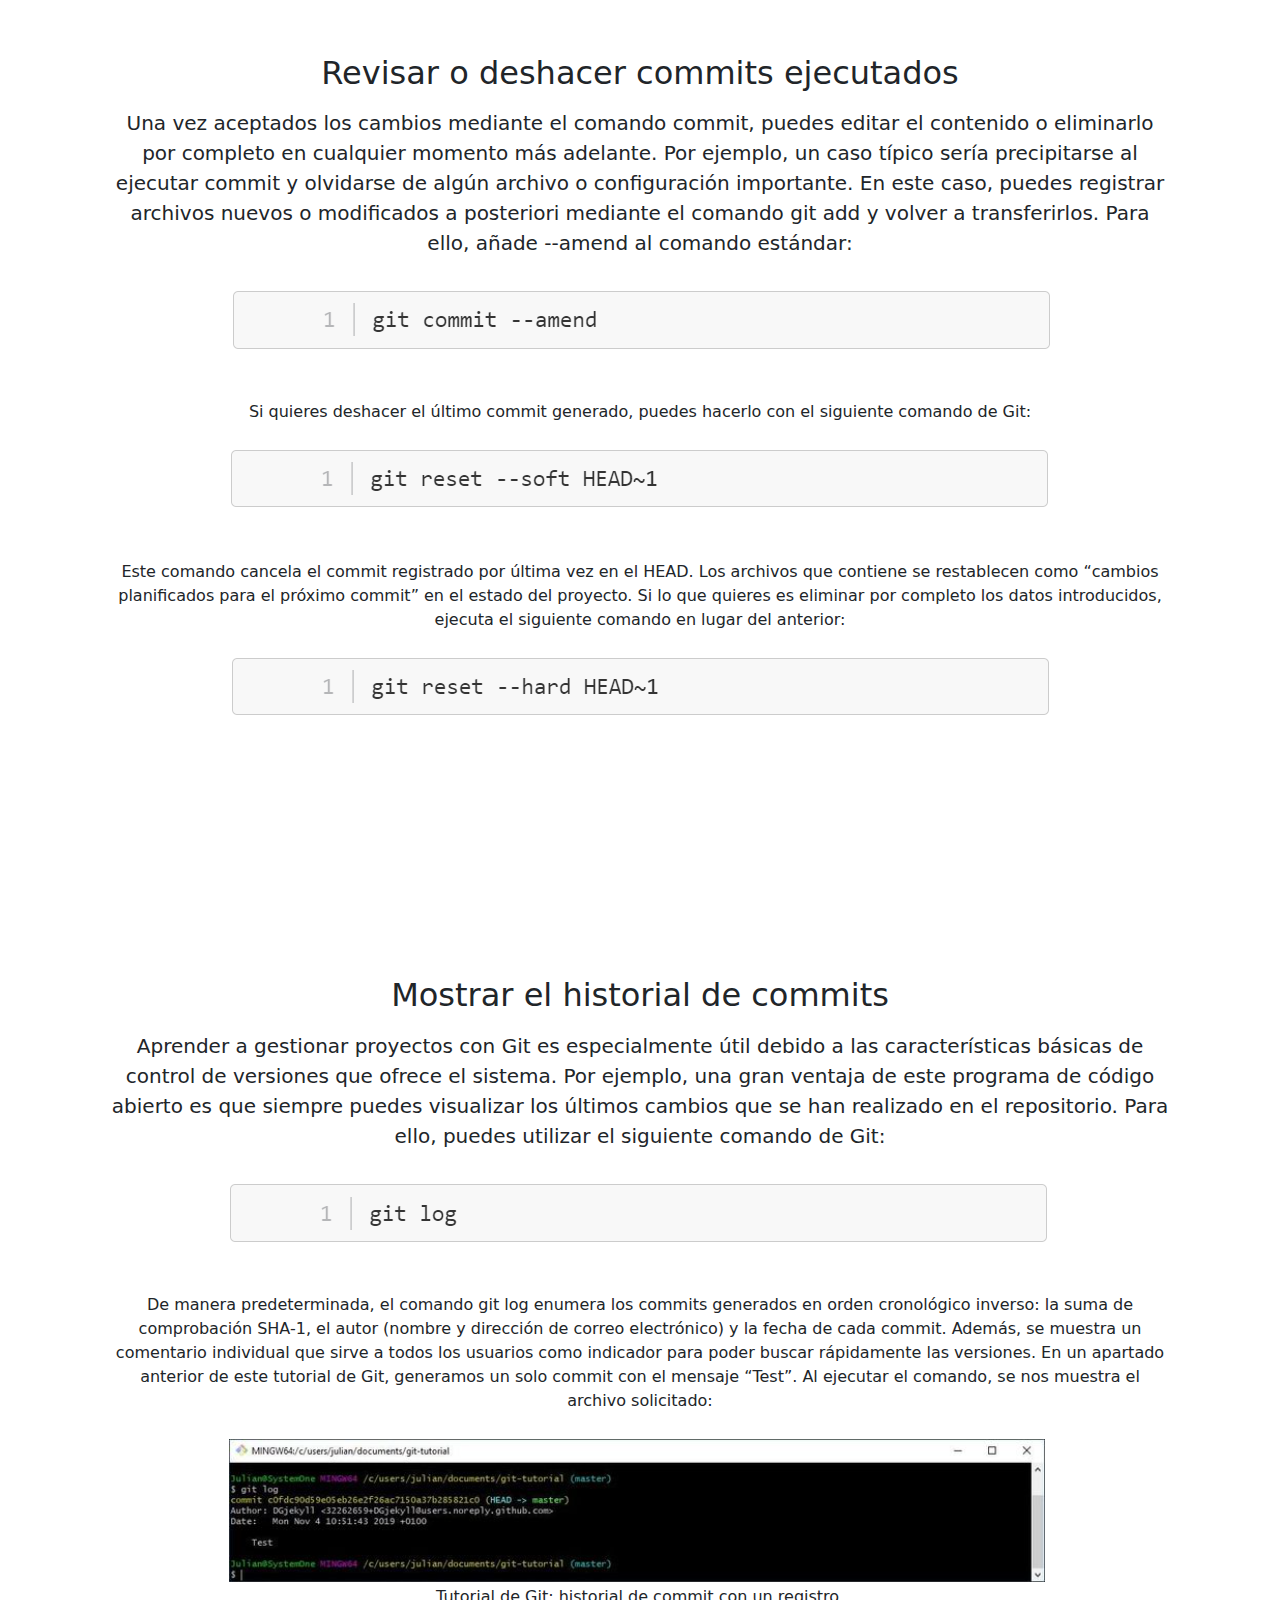
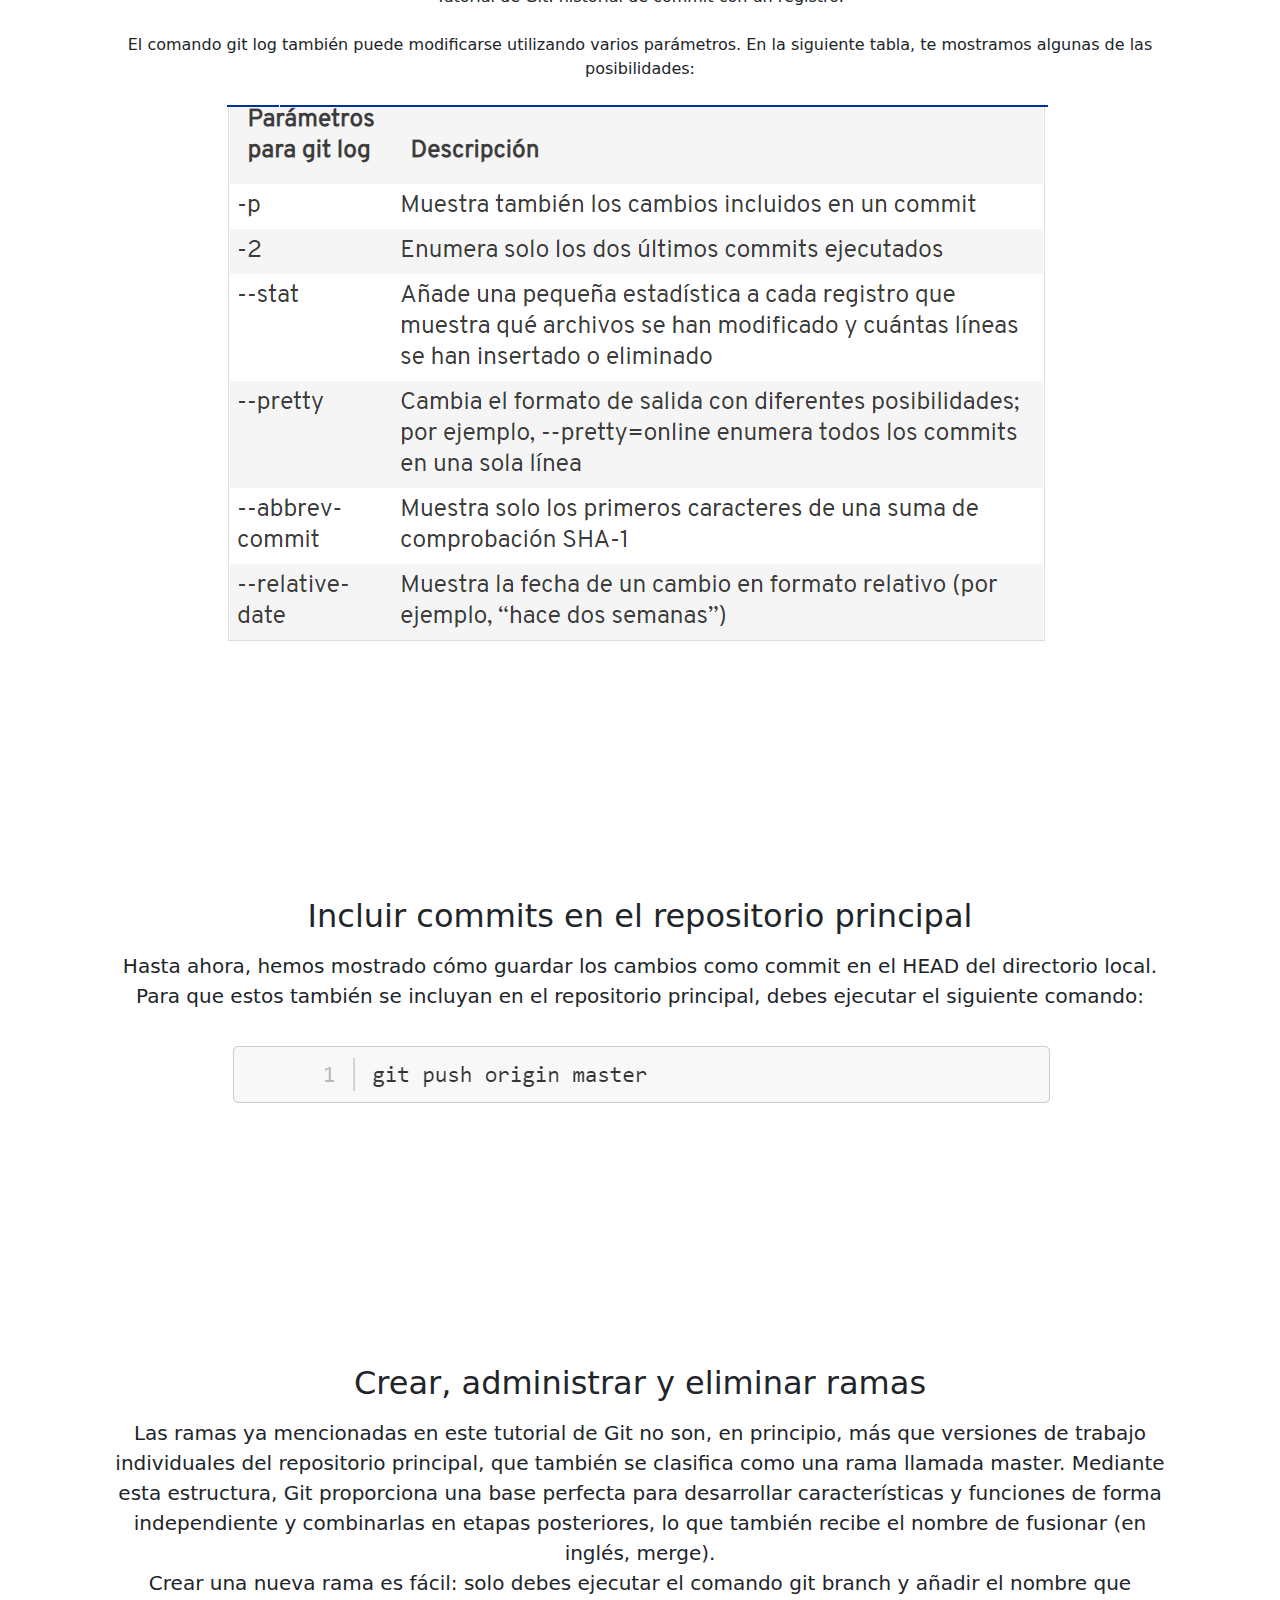
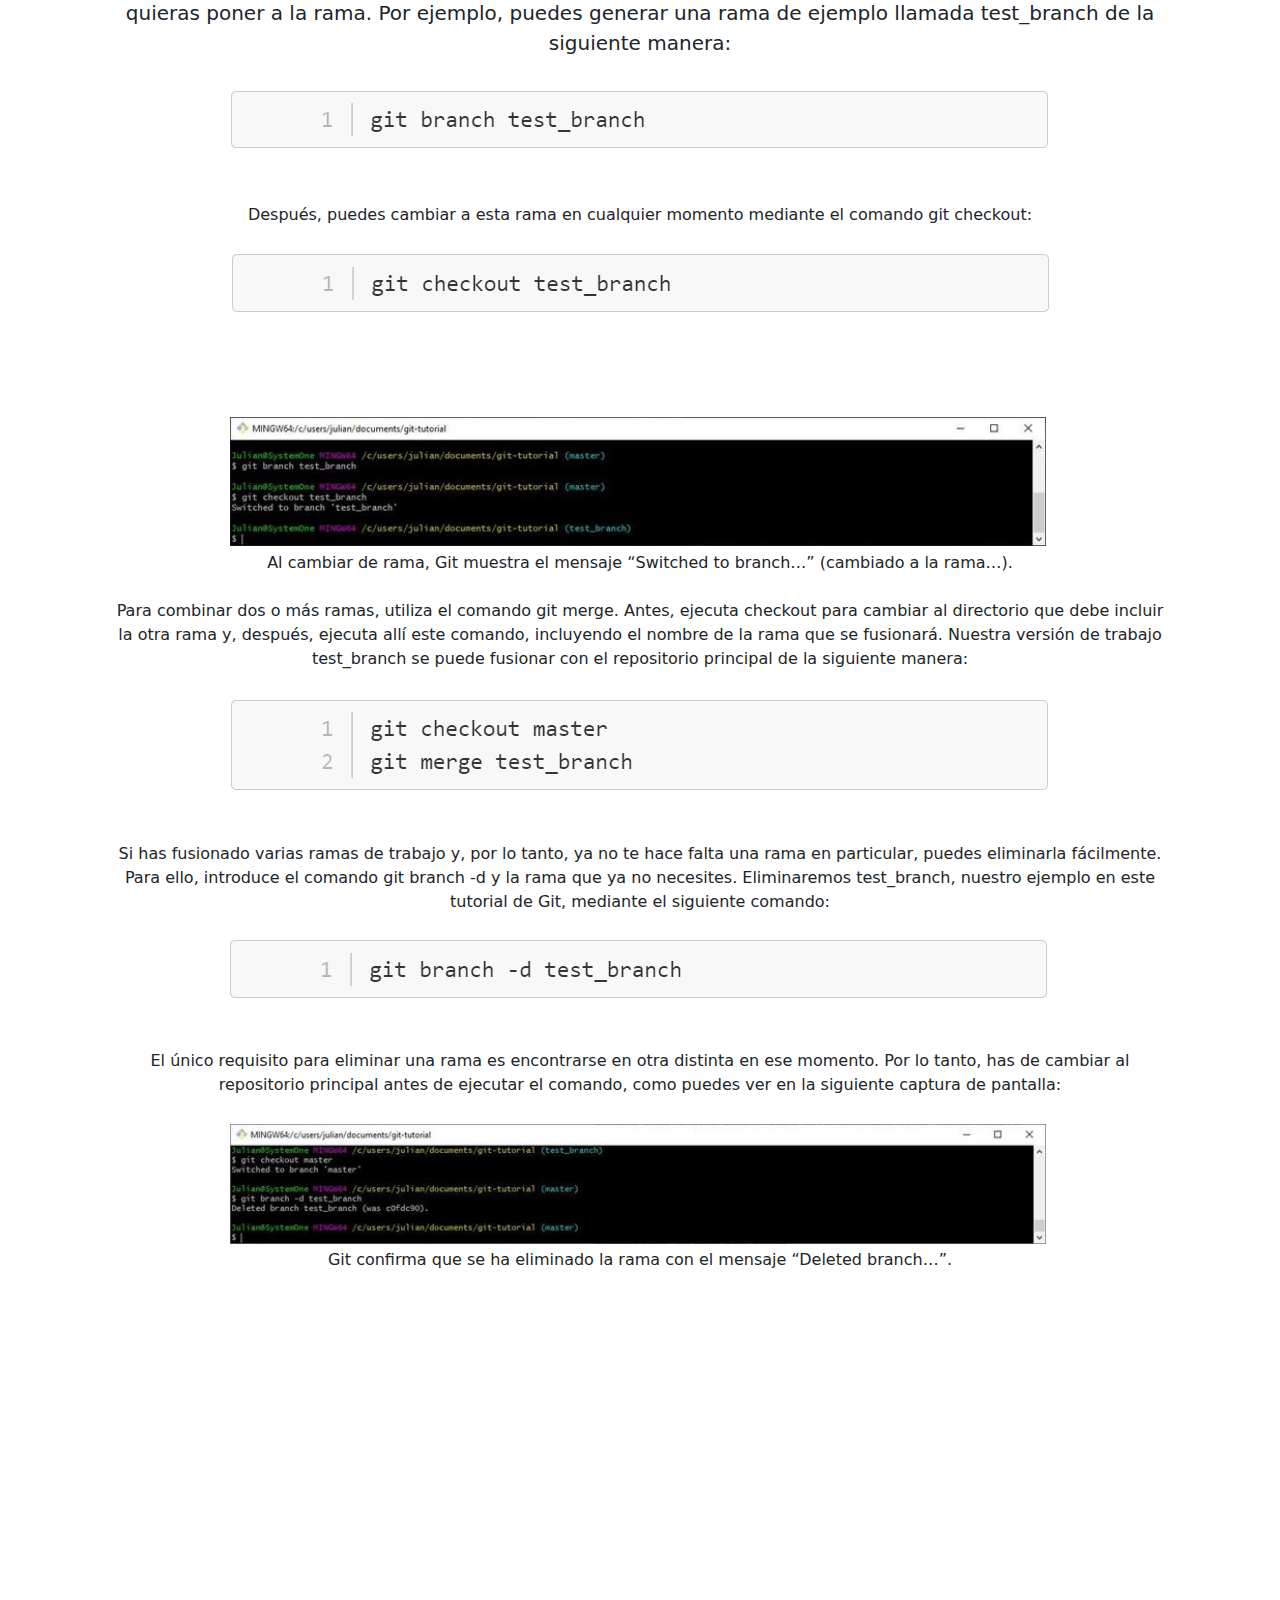
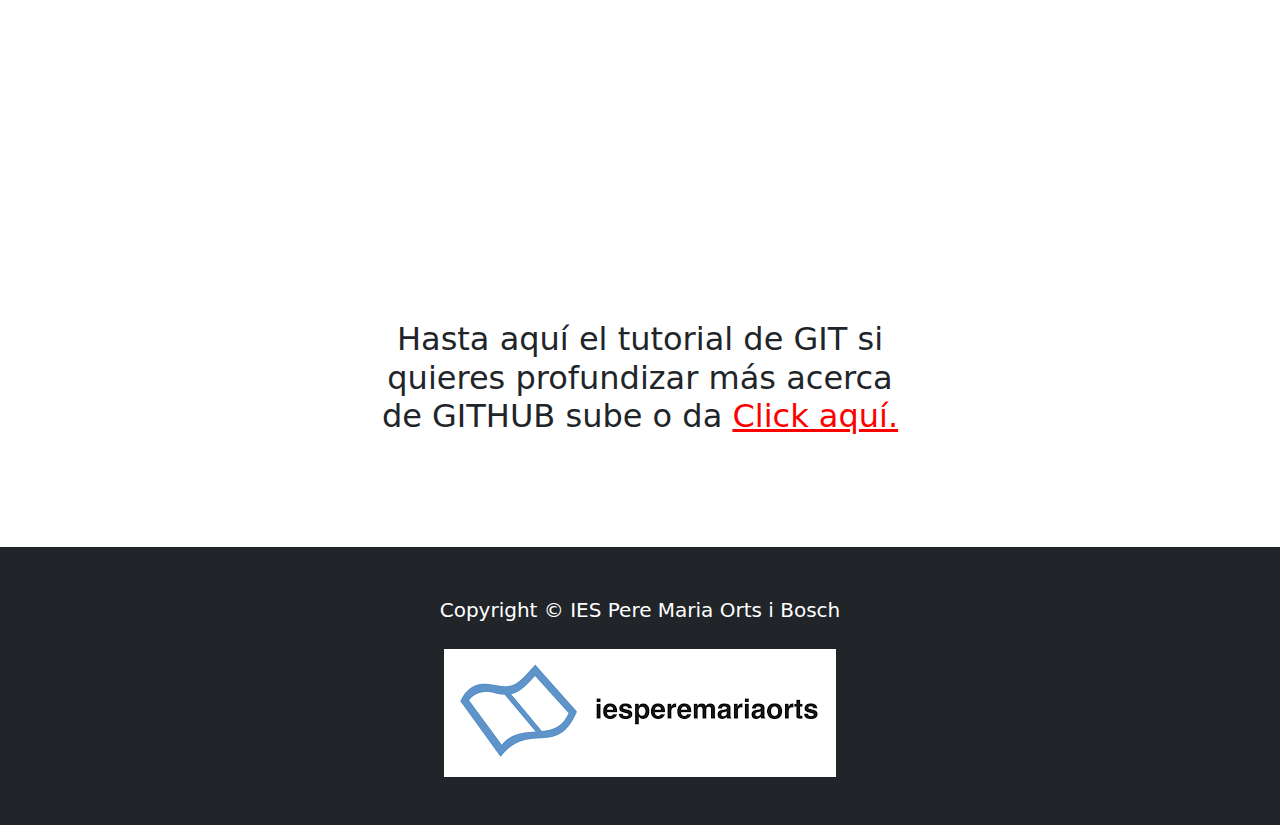
<file: gitLocal.html>
<!DOCTYPE html>
<html lang="en">
    <head>
        <meta charset="utf-8" />
        <meta name="viewport" content="width=device-width, initial-scale=1, shrink-to-fit=no" />
        <meta name="description" content="" />
        <meta name="author" content="" />
        <title>Proyecto Final Git - GitHub</title>
        <!-- Favicon-->
        <link rel="icon" type="image/x-icon" href="assets/favicon.ico" />
        <!-- Core theme CSS (includes Bootstrap)-->
        <link href="css/styles.css" rel="stylesheet" />
    </head>
    <body>
        <!-- Responsive navbar-->
        <nav class="navbar navbar-expand-lg navbar-dark bg-dark">
            <div class="container">
                <a class="navbar-brand" href="index.html">ENTORNOS DE DESARROLLO</a>
                <button class="navbar-toggler" type="button" data-bs-toggle="collapse" data-bs-target="#navbarSupportedContent" aria-controls="navbarSupportedContent" aria-expanded="false" aria-label="Toggle navigation"><span class="navbar-toggler-icon"></span></button>
                <div class="collapse navbar-collapse" id="navbarSupportedContent">
                    <ul class="navbar-nav ms-auto mb-2 mb-lg-0">
                        <li class="nav-item"><a class="nav-link active" aria-current="page" href="gitLocal.html">GIT LOCAL</a></li>
                        <li class="nav-item"><a class="nav-link" href="gitHub.html">GIT HUB</a></li>
                        <li class="nav-item"><a class="nav-link" href="gitVsVisual.html">GIT VS VISUAL STUDIO 2019</a></li>
                    </ul>
                </div>
            </div>
        </nav>
        <!-- Header - set the background image for the header in the line below-->
        <header class="py-5 bg-image-full" style="background-image: url('https://source.unsplash.com/wfh8dDlNFOk/1600x900')">
            <div class="text-center my-5">
                <img class="img-fluid rounded-circle mb-4" src="assets/PortadaGitHub.png" alt="..." />
                <h1 class="text-white fs-3 fw-bolder">TUTORIAL GIT </h1>
                
            </div>
        </header>
        <!-- Content section-->
        <section class="py-5">
            <div class="container my-5">
                <div class="row justify-content-center">
                    <div class="col-lg-66">
                        <h2>Principios básicos de Git</h2>
                        <p class="lead">.</p>
                        <p class="mb-0">Git es un sistema de control de versiones gratuito y de código abierto, creado originalmente por Linus Torvalds en 2005. A diferencia de los antiguos sistemas centralizados de control de versiones, como SVN y CVS, Git está distribuido: cada desarrollador tiene el historial completo de su repositorio de código de manera local. De este modo, el clon inicial del repositorio es más lento, pero las operaciones posteriores, como las confirmaciones, objeciones, diferencias, fusiones y registros, son mucho más rápidas.
                        <br>
                             <br>
                        Git incluye las funcionalidades de crear ramas y fusiones, y reescribir historiales de repositorios, lo cual ha dado como resultado muchas herramientas y flujos de trabajo innovadores y eficaces. Las solicitudes de incorporación de cambios son una de esas populares herramientas con las que los equipos pueden colaborar en las ramas de Git y revisar con eficacia el código de los demás. Git es el sistema de control de versiones más utilizado en el mundo hoy en día y se le considera el estándar actual de desarrollo de software.</p>
                    </div>
                </div>
            </div>
        </section>
         <section class="py-5">
            <div class="container my-5">
                <div class="row justify-content-center">
                    <div class="col-lg-66">
                        <h2>Funcionamiento de Git</h2>
                        <p class="lead"></p>
                        <p class="mb-0">
                            Básicamente, Git funciona del siguiente modo:
                            <br>
                            <br>
                            <b>1.</b>Crea un “repositorio” (proyecto) con una herramienta de alojamiento de git (como Bitbucket).
                            <br>
                            <b>2.</b>Copia (o clona) el repositorio en tu equipo local.
                            <br>
                            <b>3.</b>Añade un archivo en tu repositorio local y “confirma” (guarda) los cambios.
                            <br>
                            <b>4.</b>“Envía” tus cambios a la rama maestra.
                            <br>
                            <b>5.</b> Realiza un cambio en tu archivo con una herramienta de alojamiento de git y confírmalo.
                            <br>
                            <b>6.</b> “Incorpora” los cambios en tu equipo local.
                            <br>
                            <b>7.</b> Crea una “rama” (versión), haz un cambio y confírmalo.
                            <br>
                            <b>8.</b> Abre una “solicitud de incorporación de cambios” (propón cambios en la rama maestra).
                            <br>
                            <b>9.</b>“Fusiona” tu rama con la rama maestra.</p>
                    </div>
                </div>
            </div>
        </section>
         <section class="py-5">
            <div class="container my-5">
                <div class="row justify-content-center">
                    <div class="col-lg-66">
                        <h2>Cómo instalar Git en el dispositivo</h2>
                        <p class="lead"></p>
                        <p class="mb-0">Si quieres empezar a utilizar Git como programa de control de versiones, en primer lugar, debes familiarizarte con el propio software y su interfaz de usuario. Git está disponible para Windows, Unix/Linux y macOS, con diferentes versiones que presentan pequeñas diferencias de uso. Después de llevar a cabo la instalación estándar correspondiente, puedes controlar el programa con el símbolo del sistema o una interfaz gráfica de usuario en cualquiera de los sistemas operativos.
                         <br>
                        <br>
                        En la página oficial del proyecto Git, encontrarás los archivos de instalación binarios, las instrucciones para instalar el administrador de paquetes (sistemas Unix) ylas ediciones portátiles listas para usar para cada sistema operativo. Solo tienes que descargar el paquete de instalación deseado o elegir el paquete apropiado mediante el administrador y, a continuación, seguir las instrucciones del asistente. Obviamente, con las ediciones portátiles no es necesario llevar a cabo la instalación. </p>
                    </div>
                </div>
            </div>
        </section>
         <section class="py-5">
            <div class="container my-5">
                <div class="row justify-content-center">
                    <div class="col-lg-66">
                        <h2>Git: tutorial para empezar a utilizarlo paso a paso</h2>
                        <p class="lead"></p>
                        <p class="mb-0">Una vez instalado Git, ya puedes utilizar el sistema para controlar las versiones de tus proyectos. Como con cualquier otro programa, el primer paso es comprender las funciones y comandos básicos para sacarle el máximo partido a la herramienta. En nuestro completo tutorial de Git, te explicamos los comandos más importantes para configurar y utilizar Git mediante la interfaz de línea de comandos y que puedas crear y administrar fácilmente tu propio repositorio.
                          
                        </p>
                    </div>
                </div>
            </div>
        </section>
         <section class="py-5">
            <div class="container my-5">
                <div class="row justify-content-center">
                    <div class="col-lg-66">
                        <h2>Crear o clonar un repositorio Git</h2>
                        <p class="lead"></p>
                        <p class="mb-0">El repositorio Git es el directorio central de un proyecto y, por lo tanto, también el principal punto de contacto para todos los participantes, a través del cual se lleva a cabo el control de todas las versiones. Por ello, el primer paso consiste en crear este repositorio principalo clonarlo (en forma de copia de trabajo) en caso de que vayas a incorporarte a un proyecto que ya se esté gestionando con Git.
                        <br>
                        Tanto si quieres configurar el control de versiones para un nuevo proyecto como si acabas de instalar Git para aprender a trabajar con la herramienta, debes crear un nuevo repositorio. Para ello, ejecuta el comando cd (change directory) para acceder al directorio de tu dispositivo donde desees ubicarlo:
                         <br>
                         <br>
                            
                        <center>   <img class="imgIESPERE" src="assets/1.png" alt="..." /></center> 
                          <br>
                         <br>   
                        Una vez allí, introduce el siguiente comando para crear un repositorio.git: 
                         <br>
                         <br>
                            
                        <center>   <img class="imgIESPERE" src="assets/2.png" alt="..." /></center> 
                          <br>
                         
                            
                        <center>   <img class="imgIESPERE" src="assets/3.png" alt="..." /></center> 
                            Git Bash: cambio de directorio y creación del repositorio.
                          <br>
                         <br> 
                        Si ya existe un repositorio Git para el proyecto, solo tienes que introducir el comando git clone seguido de la dirección web o de red de ese repositorio para crear una copia de trabajo en el ordenador:    
                        </p>
                          <br>  
                        <center>   <img class="imgIESPERE" src="assets/4.png" alt="..." /></center> 
                          <br>
                         <br> 
                        
                    </div>
                </div>
            </div>
        </section>
         <section class="py-5">
            <div class="container my-5">
                <div class="row justify-content-center">
                    <div class="col-lg-66">
                        <h2>Comprobar el estado del repositorio y añadir nuevos archivos al control de versiones</h2>
                        <p class="lead"></p>
                        <p class="mb-0">Uno de los conceptos básicos para utilizar Git es organizar adecuadamente el propio directorio de trabajo, lo que permite no solo proponer cambios e innovaciones personales a un proyecto, que luego son aceptados mediante el comando git commit (enviar), sino también obtener información sobre las actividades de otros usuarios. Puedes comprobar si tu copia de trabajo está actualizada ejecutando este comando:
                         <br>  
                        <br>    
                        <center>   <img class="imgIESPERE" src="assets/5.png" alt="..." /></center> 
                          <br>
                         <br> 
                        Por lo general, en el caso de los repositorios creados recientemente, o cuando el repositorio principal y la copia de trabajo coinciden por completo, recibirás un aviso de que no se ha modificado el proyecto (No commits yet). Además, Git te informa de que no has compartido tus cambios para el próximo commit (nothing to commit).
                        <br>  
                        <br>    
                        <center>   <img class="imgIESPERE" src="assets/6.png" alt="..." /></center> 
                        Git Bash: comprobación del estado del repositorio de Git  
                        <br>
                        <br>                        
                        Para añadir un nuevo archivoal control de versiones o para registrar algún cambio para el siguiente commit, introduce el comando git add y el nombre de este archivo, que debe encontrarse en tu directorio de trabajo. En nuestro tutorial, añadiremos un documento de texto llamado “Test” como ejemplo:
                        <br>  
                        <br>    
                        <center>   <img class="imgIESPERE" src="assets/7.png" alt="..." /></center> 
                        <br>
                        <br>
                        Después, cuando vuelvas a comprobar el estado del repositorio, verás que el documento está a la espera de someterse a la siguiente fase de confirmación de cambios del proyecto, en que estos se aceptarán o no (Changes to be commited):
                        <br>  
                        <br>    
                        <center>   <img class="imgIESPERE" src="assets/8.png" alt="..." /></center> 
                            Git Bash: comprobación del estado tras modificar la copia de trabajo.
                        <br>
                        <br>    
                        </p>
                    </div>
                </div>
            </div>
        </section>
                 <section class="py-5">
            <div class="container my-5">
                <div class="row justify-content-center">
                    <div class="col-lg-66">
                        <h2>Confirmar los cambios mediante commit y añadirlos al HEAD</h2>
                        <p class="lead"></p>
                        <p class="mb-0">Cualquier cambio que hayas propuesto incorporar al proyecto, como hemos explicado en el punto anterior, debe confirmarse con commit para que se incluya en el HEAD. El HEAD es una especie de índice que apunta al último commit efectuado en el entorno de trabajo Git actual (también llamado “rama”). El comando para hacerlo es el siguiente:
                        <br>  
                        <br>    
                        <center>   <img class="imgIESPERE" src="assets/9.png" alt="..." /></center>    
                        <br>
                        <br> 
                        Después de ejecutar el comando, Git inicia automáticamente el editor que configuraste como predeterminado durante la instalación o que el propio sistema abre por defecto. En el documento, puedes añadir un comentario personal sobre el commit planificado, en el que las líneas anotadas se separan por punto y coma y, por lo tanto, no se muestran más adelante. En cuanto cierres el editor, Git creará el commit:    
                         <br>  
                        <br>    
                        <center>   <img class="imgIESPERE" src="assets/10.png" alt="..." /></center>  
                        Salida de Git Bash después de ejecutar el comando “git commit”.    
                        <br>
                        <br>
                        Como se muestra en la captura de pantalla, después de ejecutar git commit, obtienes un mensaje que resume el commit: entre corchetes figuran, por un lado, el nombre de la rama del proyecto a la que se transfirieron los cambios (en este caso, master, ya que nuestro repositorio de trabajo también es el repositorio principal) y, por otra parte, la suma de comprobación SHA-1 del commit (en este caso, c0fdc90). Les siguen el comentario que anotó el propio usuario (aquí, “Test”) y algunos datos concretos sobre los cambios.    
                        </p>
                    </div>
                </div>
            </div>
        </section>
                 <section class="py-5">
            <div class="container my-5">
                <div class="row justify-content-center">
                    <div class="col-lg-66">
                        <h2>Revisar o deshacer commits ejecutados</h2>
                        <p class="lead"></p>
                        <p class="mb-0">Una vez aceptados los cambios mediante el comando commit, puedes editar el contenido o eliminarlo por completo en cualquier momento más adelante. Por ejemplo, un caso típico sería precipitarse al ejecutar commit y olvidarse de algún archivo o configuración importante. En este caso, puedes registrar archivos nuevos o modificados a posteriori mediante el comando git add y volver a transferirlos. Para ello, añade --amend al comando estándar:
                         <br>  
                        <br>    
                        <center>   <img class="imgIESPERE" src="assets/11.png" alt="..." /></center>      
                        <br>
                        <br>
                        Si quieres deshacer el último commit generado, puedes hacerlo con el siguiente comando de Git:
                          <br>  
                        <br>    
                        <center>   <img class="imgIESPERE" src="assets/12.png" alt="..." /></center>      
                        <br>
                        <br>    
                         Este comando cancela el commit registrado por última vez en el HEAD. Los archivos que contiene se restablecen como “cambios planificados para el próximo commit” en el estado del proyecto. Si lo que quieres es eliminar por completo los datos introducidos, ejecuta el siguiente comando en lugar del anterior:
                         <br>  
                        <br>    
                        <center>   <img class="imgIESPERE" src="assets/13.png" alt="..." /></center>      
                        <br>
                        <br>
                            
                        </p>
                    </div>
                </div>
            </div>
        </section>
                 <section class="py-5">
            <div class="container my-5">
                <div class="row justify-content-center">
                    <div class="col-lg-66">
                        <h2>Mostrar el historial de commits</h2>
                        <p class="lead"></p>
                        <p class="mb-0">Aprender a gestionar proyectos con Git es especialmente útil debido a las características básicas de control de versiones que ofrece el sistema. Por ejemplo, una gran ventaja de este programa de código abierto es que siempre puedes visualizar los últimos cambios que se han realizado en el repositorio. Para ello, puedes utilizar el siguiente comando de Git:
                        <br>  
                        <br>    
                        <center>   <img class="imgIESPERE" src="assets/14.png" alt="..." /></center>      
                        <br>
                        <br>
                        De manera predeterminada, el comando git log enumera los commits generados en orden cronológico inverso: la suma de comprobación SHA-1, el autor (nombre y dirección de correo electrónico) y la fecha de cada commit. Además, se muestra un comentario individual que sirve a todos los usuarios como indicador para poder buscar rápidamente las versiones. En un apartado anterior de este tutorial de Git, generamos un solo commit con el mensaje “Test”. Al ejecutar el comando, se nos muestra el archivo solicitado:
                        <br>  
                        <br>    
                        <center>   <img class="imgIESPERE" src="assets/15.png" alt="..." /></center> 
                            Tutorial de Git: historial de commit con un registro.
                        <br>
                        <br>
                        El comando git log también puede modificarse utilizando varios parámetros. En la siguiente tabla, te mostramos algunas de las posibilidades:  <br>  
                        <br>    
                        <center>   <img class="imgIESPERE" src="assets/16.png" alt="..." /></center>      
                        <br>
                        <br>  
                        </p>
                    </div>
                </div>
            </div>
        </section>
                 <section class="py-5">
            <div class="container my-5">
                <div class="row justify-content-center">
                    <div class="col-lg-66">
                        <h2>Incluir commits en el repositorio principal</h2>
                        <p class="lead"></p>
                        <p class="mb-0">Hasta ahora, hemos mostrado cómo guardar los cambios como commit en el HEAD del directorio local. Para que estos también se incluyan en el repositorio principal, debes ejecutar el siguiente comando:
                         <br>  
                        <br>    
                        <center>   <img class="imgIESPERE" src="assets/17.png" alt="..." /></center>      
                        <br>
                        <br>
                        </p>
                    </div>
                </div>
            </div>
        </section>
                 <section class="py-5">
            <div class="container my-5">
                <div class="row justify-content-center">
                    <div class="col-lg-66">
                        <h2>Crear, administrar y eliminar ramas</h2>
                        <p class="lead"></p>
                        <p class="mb-0">Las ramas ya mencionadas en este tutorial de Git no son, en principio, más que versiones de trabajo individuales del repositorio principal, que también se clasifica como una rama llamada master. Mediante esta estructura, Git proporciona una base perfecta para desarrollar características y funciones de forma independiente y combinarlas en etapas posteriores, lo que también recibe el nombre de fusionar (en inglés, merge).
                        <br>
                        Crear una nueva rama es fácil: solo debes ejecutar el comando git branch y añadir el nombre que quieras poner a la rama. Por ejemplo, puedes generar una rama de ejemplo llamada test_branch de la siguiente manera:
                        <br>  
                        <br>    
                        <center>   <img class="imgIESPERE" src="assets/18.png" alt="..." /></center>      
                        <br>
                        <br>
                        Después, puedes cambiar a esta rama en cualquier momento mediante el comando git checkout:  
                        <br>  
                        <br>    
                        <center>   <img class="imgIESPERE" src="assets/19.png" alt="..." /></center>      
                        <br>
                        <br> 
                             <br>  
                        <br>    
                        <center>   <img class="imgIESPERE" src="assets/20.png" alt="..." /></center>
                            Al cambiar de rama, Git muestra el mensaje “Switched to branch…” (cambiado a la rama…).
                        <br>
                        <br>
                         Para combinar dos o más ramas, utiliza el comando git merge. Antes, ejecuta checkout para cambiar al directorio que debe incluir la otra rama y, después, ejecuta allí este comando, incluyendo el nombre de la rama que se fusionará. Nuestra versión de trabajo test_branch se puede fusionar con el repositorio principal de la siguiente manera:   
                        <br>  
                        <br>    
                        <center>   <img class="imgIESPERE" src="assets/21.png" alt="..." /></center>      
                        <br>
                        <br>     
                         Si has fusionado varias ramas de trabajo y, por lo tanto, ya no te hace falta una rama en particular, puedes eliminarla fácilmente. Para ello, introduce el comando git branch -d y la rama que ya no necesites. Eliminaremos test_branch, nuestro ejemplo en este tutorial de Git, mediante el siguiente comando:   
                        <br>  
                        <br>    
                        <center>   <img class="imgIESPERE" src="assets/22.png" alt="..." /></center>      
                        <br>
                        <br>     
                         El único requisito para eliminar una rama es encontrarse en otra distinta en ese momento. Por lo tanto, has de cambiar al repositorio principal antes de ejecutar el comando, como puedes ver en la siguiente captura de pantalla:
                        <br>  
                        <br>    
                        <center>   <img class="imgIESPERE" src="assets/23.png" alt="..." /></center>   
                        Git confirma que se ha eliminado la rama con el mensaje “Deleted branch…”.    
                        <br>
                        <br>     
                        </p>
                    </div>
                </div>
            </div>
        </section>
           
        <!-- Image element - set the background image for the header in the line below-->
        <div class="py-5 bg-image-full" style="background-image: url('https://source.unsplash.com/4ulffa6qoKA/1200x800')">
            <!-- Put anything you want here! The spacer below with inline CSS is just for demo purposes!-->
            <div style="height: 20rem"></div>
        </div>
        <!-- Content section-->
        <section class="py-5">
            <div class="container my-5">
                <div class="row justify-content-center">
                    <div class="col-lg-6">
                        <h2>Hasta aquí el tutorial de GIT si quieres profundizar más acerca de GITHUB sube o da <a href="gitHub.html" style="color: red">Click aquí.</a></h2>
                        <p class="lead"></p>
                        <p class="mb-0"></p>
                    </div>
                </div>
            </div>
        </section>
        <!-- Footer-->
        <footer class="py-5 bg-dark">
            <div class="container"><p class="m-0 text-center text-white">Copyright &copy; IES Pere Maria Orts i Bosch</p></div>
            <br>
        <center>   <img class="imgIESPERE" src="assets/descarga.png" alt="..." /></center> 
        </footer>
        <!-- Bootstrap core JS-->
        <script src="https://cdn.jsdelivr.net/npm/bootstrap@5.0.1/dist/js/bootstrap.bundle.min.js"></script>
        <!-- Core theme JS-->
        <script src="js/scripts.js"></script>
    </body>
</html>
</file>
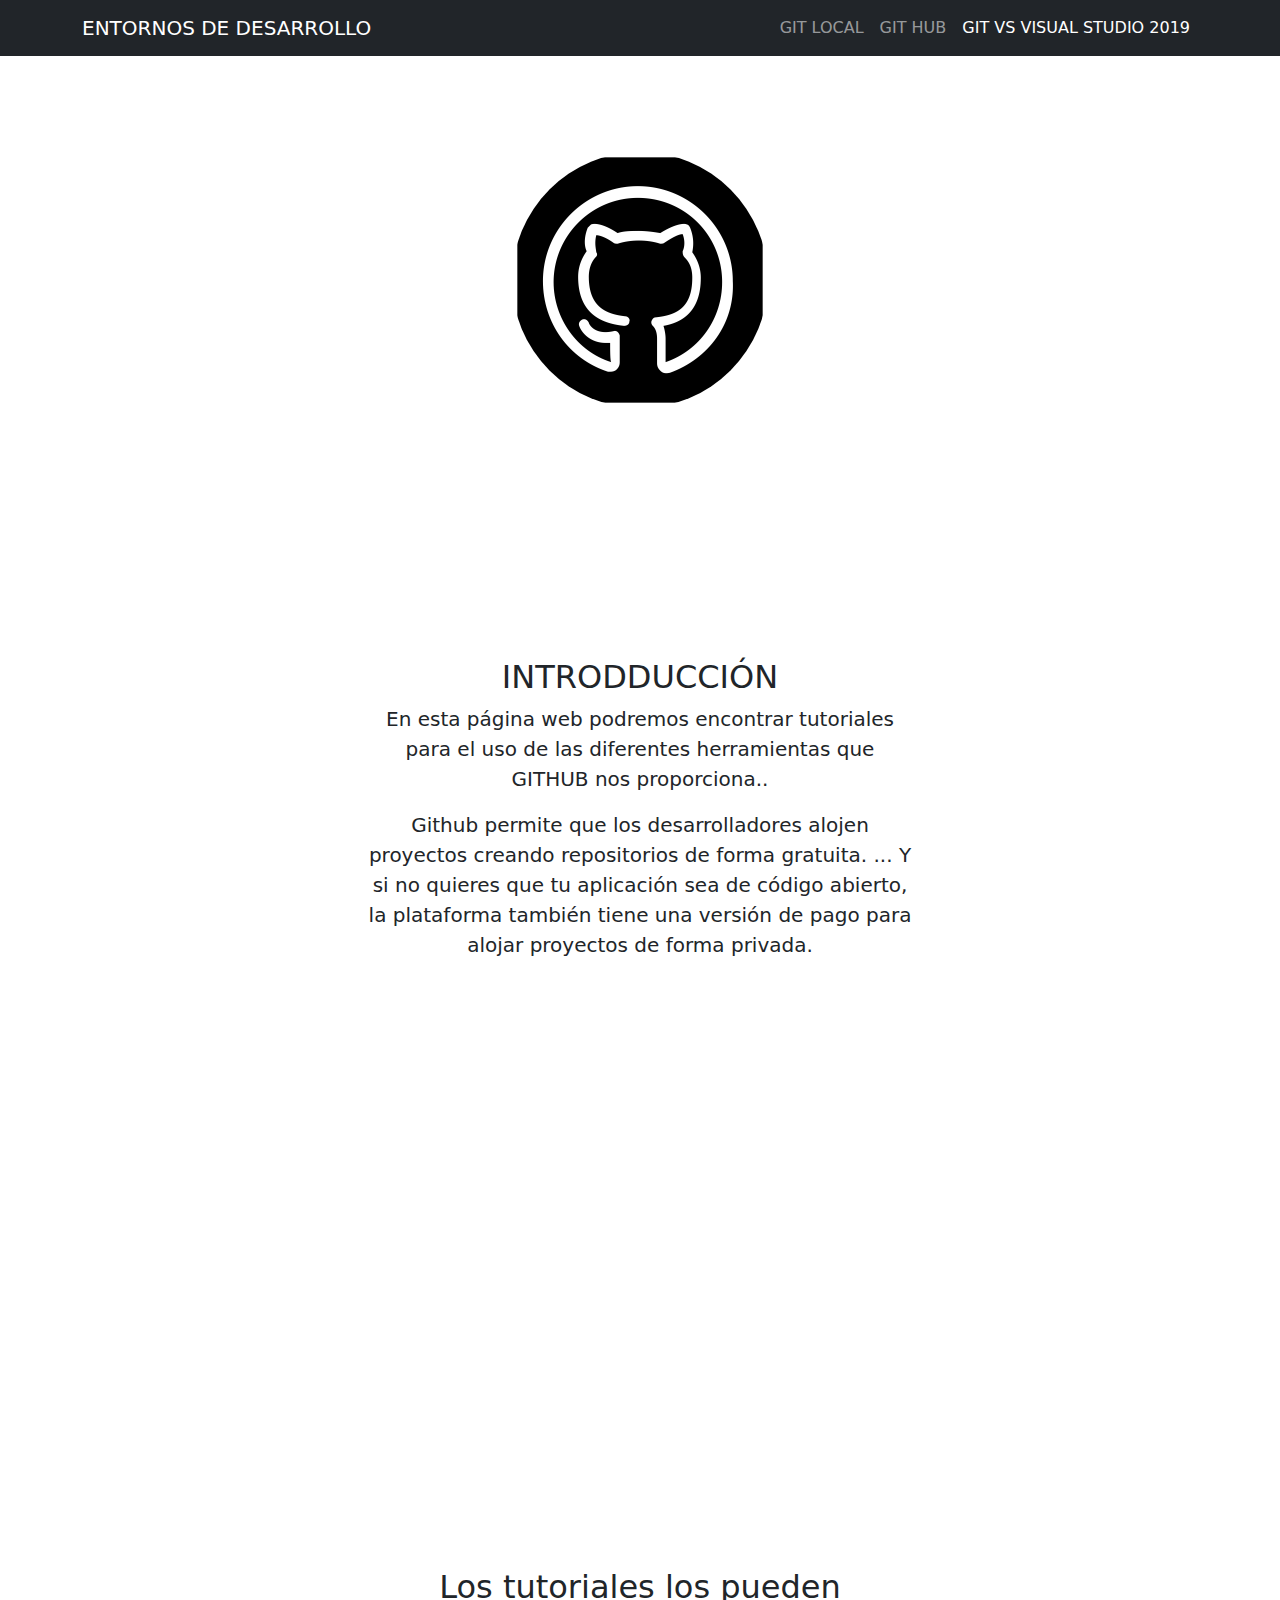
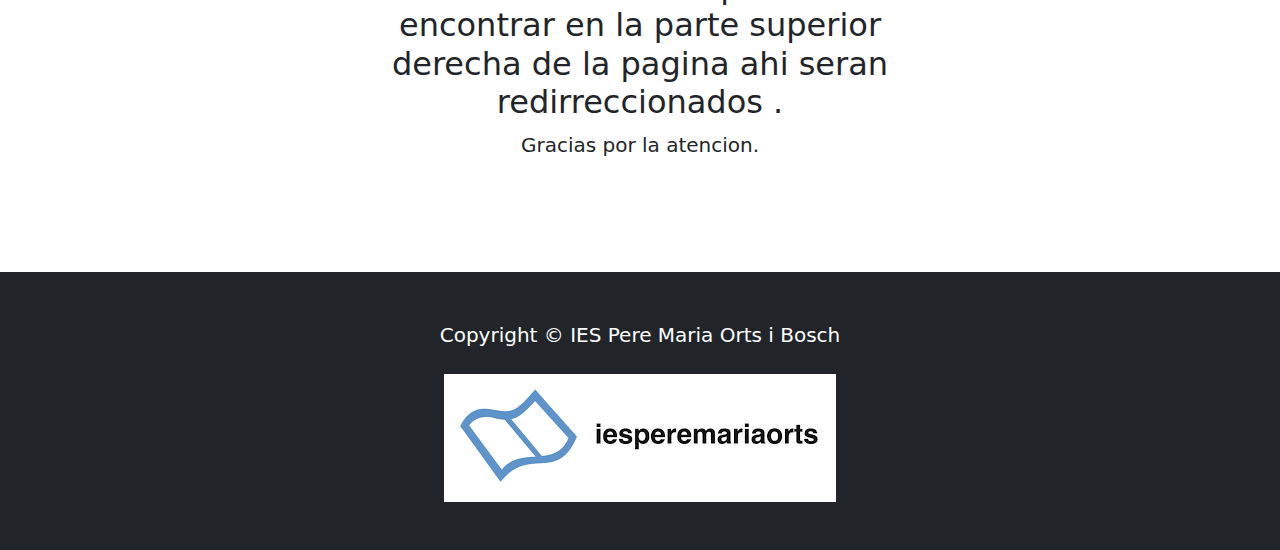
<file: gitVsVisual.html>
<!DOCTYPE html>
<html lang="en">
    <head>
        <meta charset="utf-8" />
        <meta name="viewport" content="width=device-width, initial-scale=1, shrink-to-fit=no" />
        <meta name="description" content="" />
        <meta name="author" content="" />
        <title>Proyecto Final Git - GitHub</title>
        <!-- Favicon-->
        <link rel="icon" type="image/x-icon" href="assets/favicon.ico" />
        <!-- Core theme CSS (includes Bootstrap)-->
        <link href="css/styles.css" rel="stylesheet" />
    </head>
    <body>
        <!-- Responsive navbar-->
        <nav class="navbar navbar-expand-lg navbar-dark bg-dark">
            <div class="container">
                <a class="navbar-brand" href="index.html">ENTORNOS DE DESARROLLO</a>
                <button class="navbar-toggler" type="button" data-bs-toggle="collapse" data-bs-target="#navbarSupportedContent" aria-controls="navbarSupportedContent" aria-expanded="false" aria-label="Toggle navigation"><span class="navbar-toggler-icon"></span></button>
                <div class="collapse navbar-collapse" id="navbarSupportedContent">
                    <ul class="navbar-nav ms-auto mb-2 mb-lg-0">
                        <li class="nav-item"><a class="nav-link" aria-current="page" href="gitLocal.html">GIT LOCAL</a></li>
                        <li class="nav-item"><a class="nav-link" href="gitHub.html">GIT HUB</a></li>
                        <li class="nav-item"><a class="nav-link active" href="gitVsVisual.html">GIT VS VISUAL STUDIO 2019</a></li>
                    </ul>
                </div>
            </div>
        </nav>
        <!-- Header - set the background image for the header in the line below-->
        <header class="py-5 bg-image-full" style="background-image: url('https://source.unsplash.com/wfh8dDlNFOk/1600x900')">
            <div class="text-center my-5">
                <img class="img-fluid rounded-circle mb-4" src="assets/PortadaGitHub.png" alt="..." />
                <h1 class="text-white fs-3 fw-bolder">TUTORIAL GIT VS VISUAL STUDIO 2019 </h1>
               
            </div>
        </header>
        <!-- Content section-->
        <section class="py-5">
            <div class="container my-5">
                <div class="row justify-content-center">
                    <div class="col-lg-6">
                        <h2>INTRODDUCCIÓN</h2>
                        <p class="lead">En esta página web podremos encontrar tutoriales para el uso de las diferentes herramientas que GITHUB nos proporciona..</p>
                        <p class="mb-0">Github permite que los desarrolladores alojen proyectos creando repositorios de forma gratuita. ... Y si no quieres que tu aplicación sea de código abierto, la plataforma también tiene una versión de pago para alojar proyectos de forma privada.</p>
                    </div>
                </div>
            </div>
        </section>
        <!-- Image element - set the background image for the header in the line below-->
        <div class="py-5 bg-image-full" style="background-image: url('https://source.unsplash.com/4ulffa6qoKA/1200x800')">
            <!-- Put anything you want here! The spacer below with inline CSS is just for demo purposes!-->
            <div style="height: 20rem"></div>
        </div>
        <!-- Content section-->
        <section class="py-5">
            <div class="container my-5">
                <div class="row justify-content-center">
                    <div class="col-lg-6">
                        <h2>Los tutoriales los pueden encontrar en la parte superior derecha de la pagina ahi seran redirreccionados .</h2>
                        <p class="lead">Gracias por la atencion.</p>
                        <p class="mb-0"></p>
                    </div>
                </div>
            </div>
        </section>
        <!-- Footer-->
        <footer class="py-5 bg-dark">
            <div class="container"><p class="m-0 text-center text-white">Copyright &copy; IES Pere Maria Orts i Bosch</p></div>
            <br>
        <center>   <img class="imgIESPERE" src="assets/descarga.png" alt="..." /></center> 
        </footer>
        <!-- Bootstrap core JS-->
        <script src="https://cdn.jsdelivr.net/npm/bootstrap@5.0.1/dist/js/bootstrap.bundle.min.js"></script>
        <!-- Core theme JS-->
        <script src="js/scripts.js"></script>
    </body>
</html>
</file>
